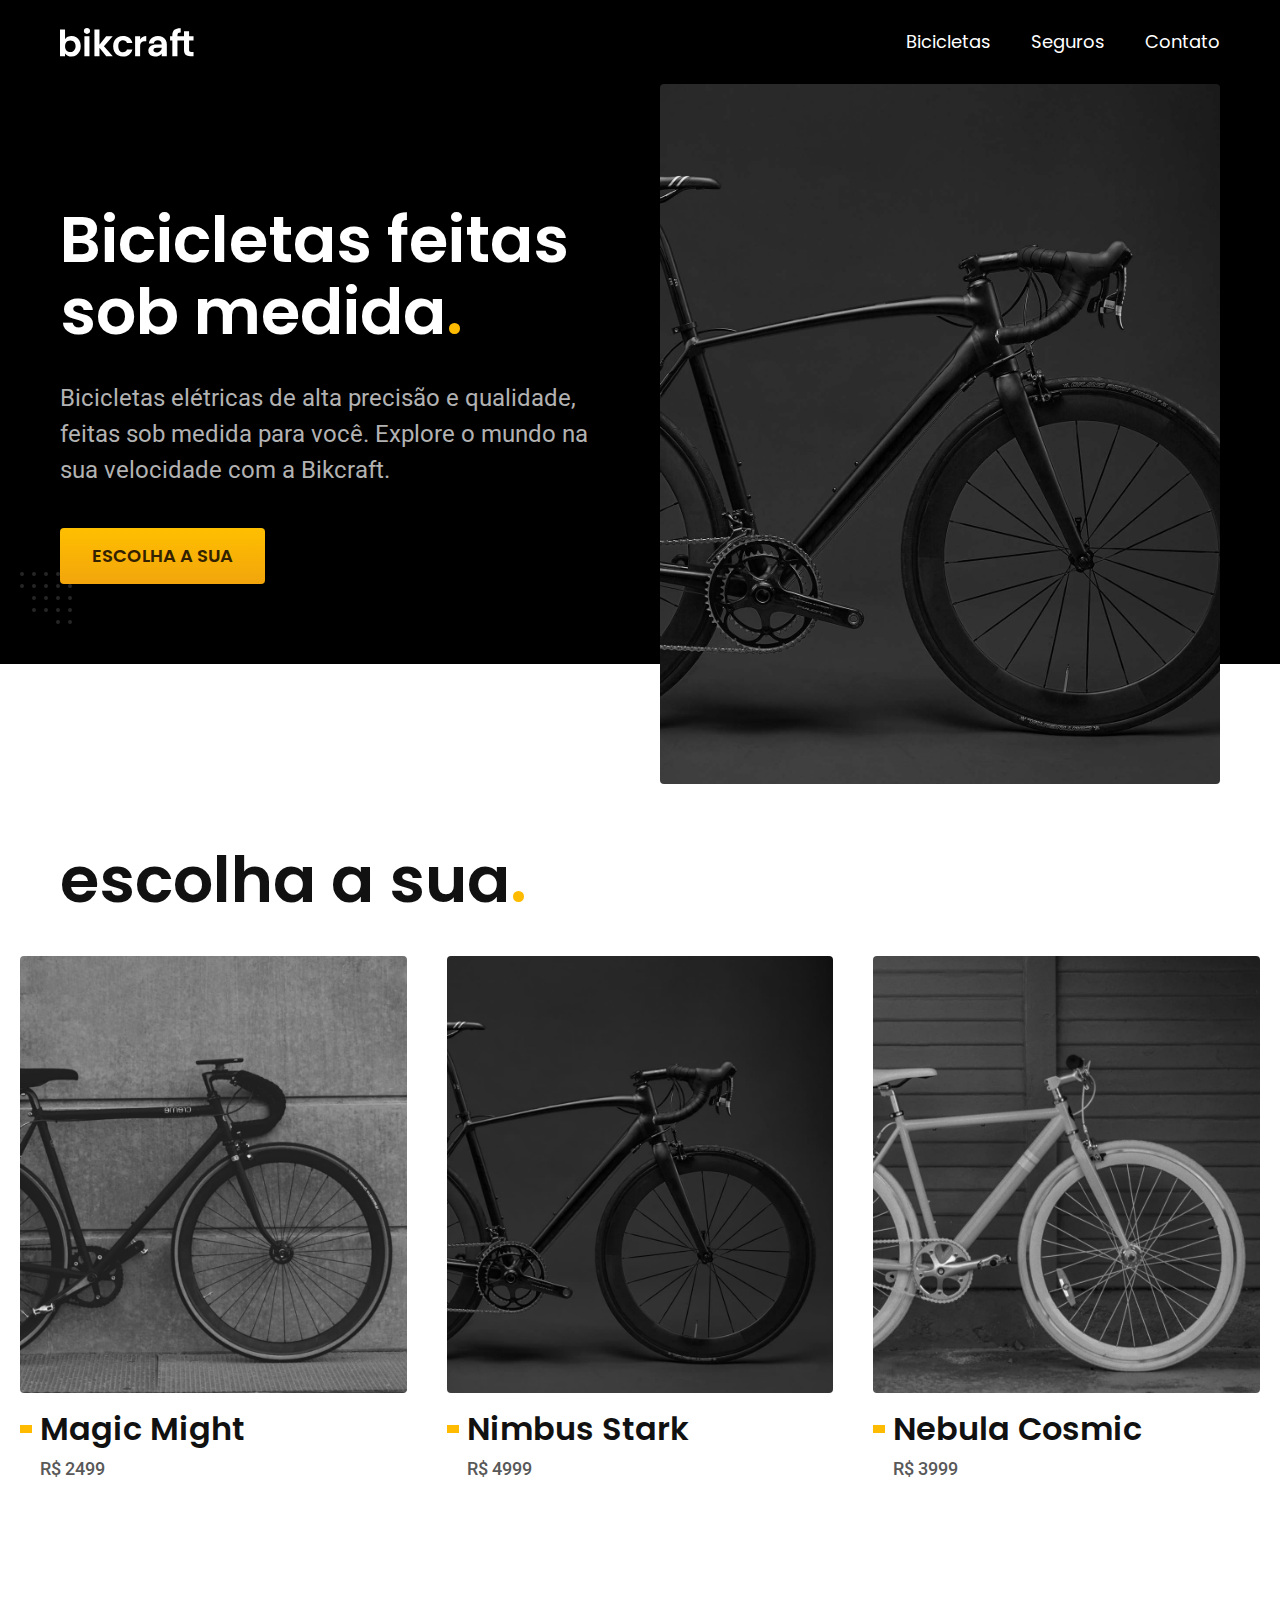
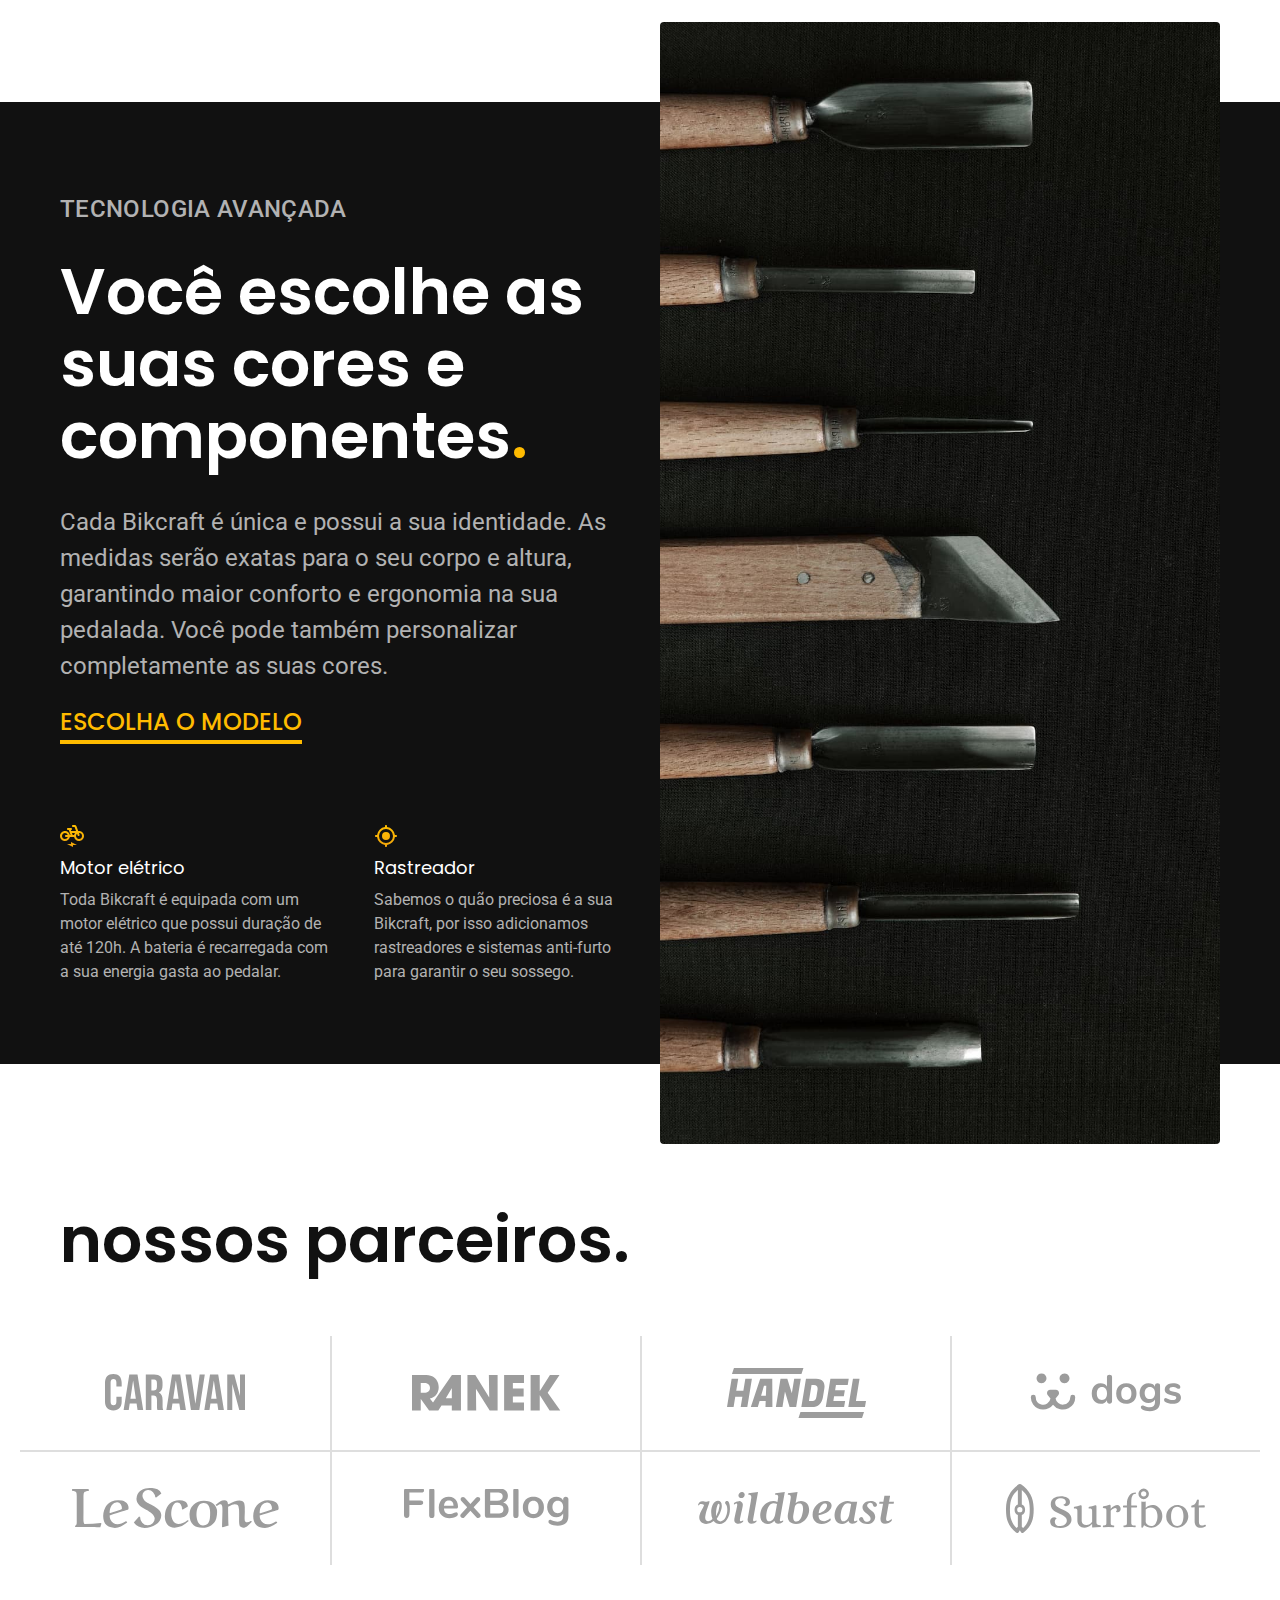
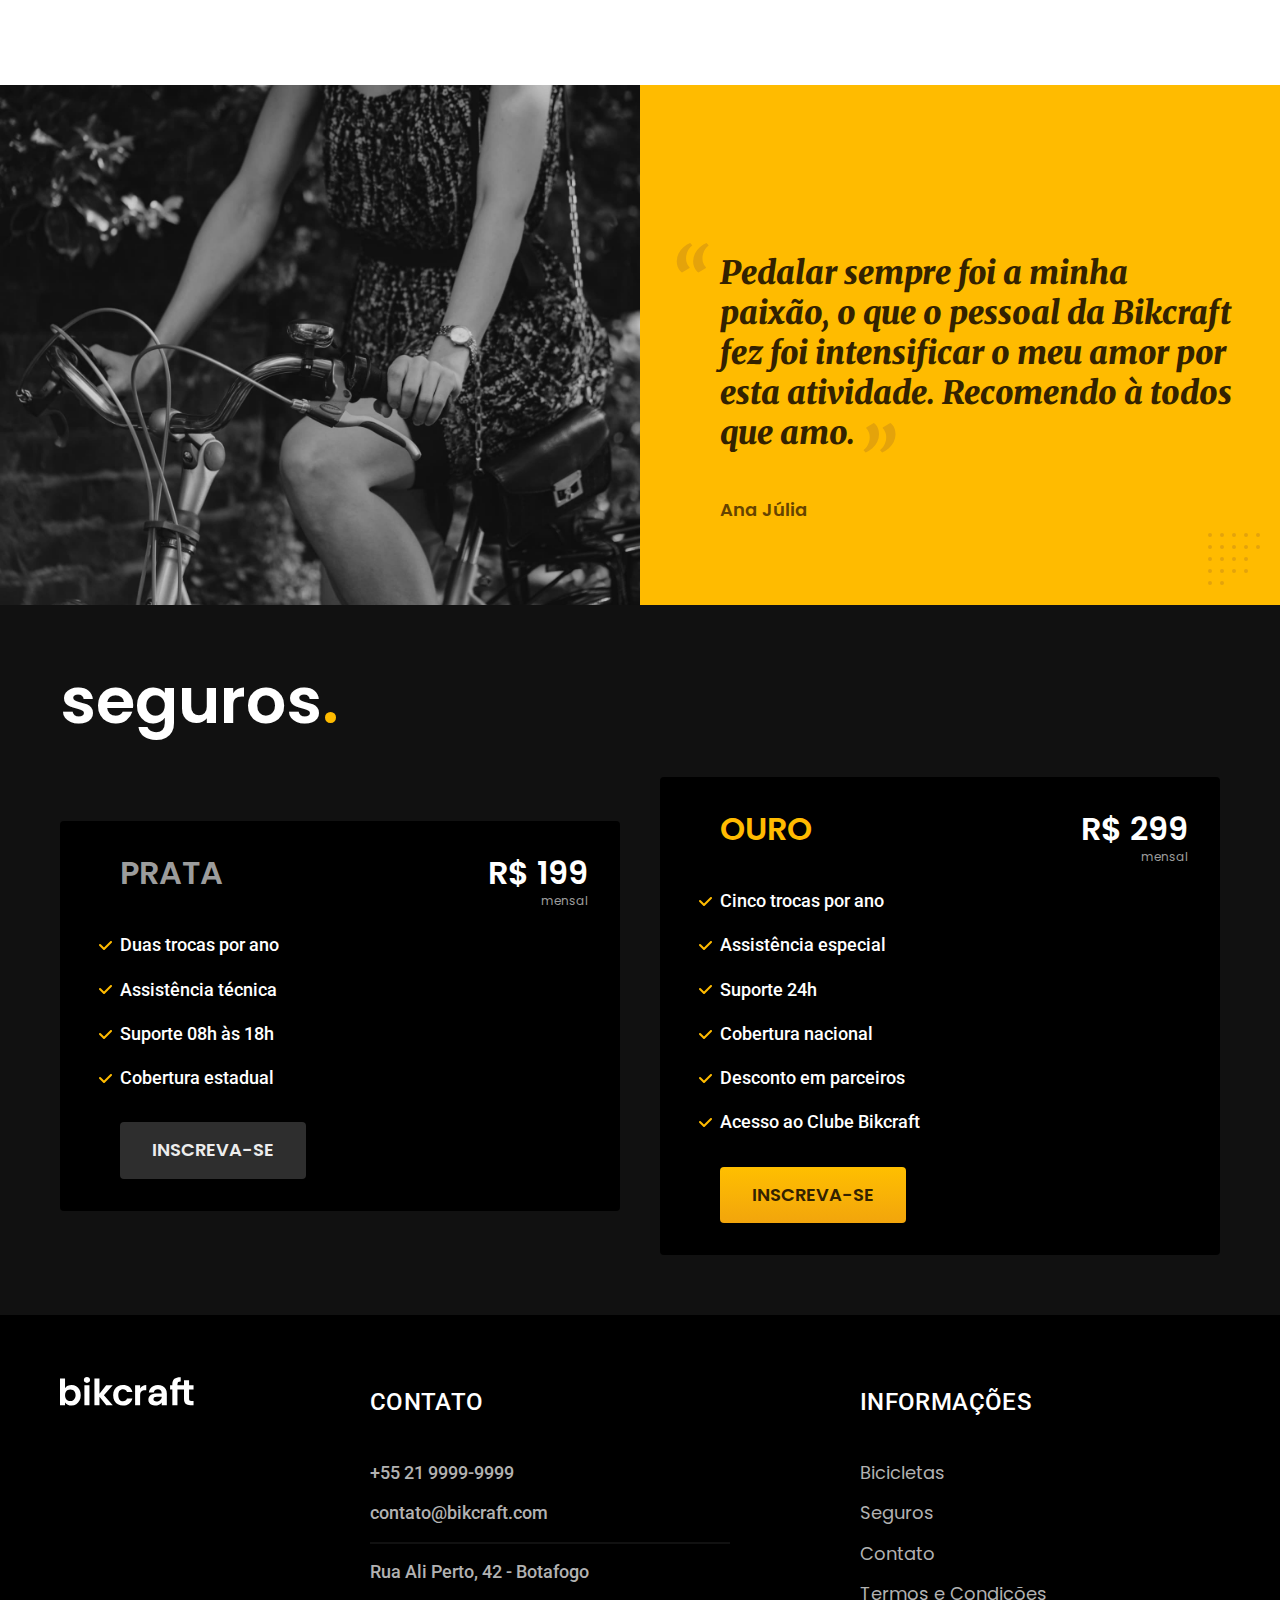
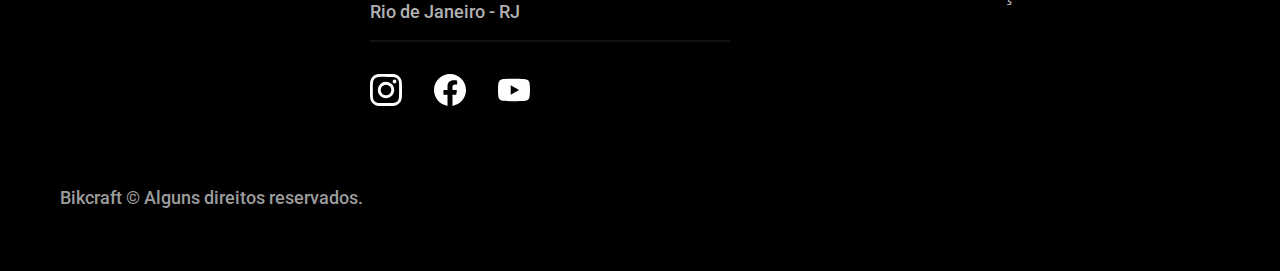
<file: index.html>
<!DOCTYPE html>
<html lang="pt-br">

<head>
    <meta charset="UTF-8">
    <meta name="viewport" content="width=device-width, initial-scale=1.0">
    <title>Bikcraft - Bicicletas Elétricas</title>
    <meta name="description"
        content="Bicicletas elétricas de alta precisão e qualidade feitas sob medida para o cliente. Explore o mundo na sua velocidade com a Bikcraft.">

    <link rel="icon" href="favicon.svg" type="image/svg+xml">
    <link rel="preload" href="css/style.min.css" as="style">
    <link rel="stylesheet" href="css/style.min.css">

    <script>document.documentElement.classList.add('js')</script>

    <link rel="preconnect" href="https://fonts.googleapis.com">
    <link rel="preconnect" href="https://fonts.gstatic.com" crossorigin>
    <link
        href="https://fonts.googleapis.com/css2?family=Merriweather:ital,wght@0,400;1,700&family=Poppins:wght@400;600&family=Roboto:ital,wght@0,100..900;1,100..900&display=swap"
        rel="stylesheet">
</head>

<body>
    <header class="cabecalho">
        <div class="cabecalho-container container">
            <a href="./index.html"><img src="images/bikcraft.svg" alt="Bikcraft" width="136" height="32"></a>
            <nav aria-label="primaria" class="cabecalho-navegacao">
                <ul class="cabecalho-navegacao-lista">
                    <li class="cabecalho-navegacao-lista-item"><a href="bicicletas.html"
                            class="cabecalho-navegacao-lista-item-botao font-1-m  w">Bicicletas</a></li>
                    <li class="cabecalho-navegacao-lista-item"><a href="seguros.html"
                            class="cabecalho-navegacao-lista-item-botao font-1-m w">Seguros</a></li>
                    <li class="cabecalho-navegacao-lista-item"><a href="contato.html"
                            class="cabecalho-navegacao-lista-item-botao font-1-m w">Contato</a></li>
                </ul>
            </nav>
        </div>
    </header>
    <main class="introducao-container">
        <div class="introducao container w">
            <div class="introducao-conteudo">
                <h1 class="introducao-titulo font-1-xxl fadeInLeft" data-anime="200">Bicicletas feitas sob medida<span
                        class="cp001">.</span></h1>
                <p class="introducao-paragrafo font-2-l c005 fadeInLeft" data-anime="300">
                    Bicicletas elétricas de alta precisão e qualidade, feitas sob medida para você. Explore o mundo na
                    sua velocidade com a Bikcraft.
                </p>
                <a href="bicicletas.html" class="botao fadeInLeft" data-anime="400">Escolha a sua</a>
            </div>
            <picture class="introducao-imagem">
                <source media="(max-width: 800px)" srcset="./images/bicicletas/nimbus.jpg">
                <img src="images/introducao.jpg" alt="Bicicleta elétrica preta." width="1280" height="1600"
                    data-anime="500" class="fadeInRight">
            </picture>
        </div>
    </main>
    <article class="bicicletas-lista">
        <h2 class="bicicletas-lista-titulo font-1-xxl container">escolha a sua<span class="cp001">.</span></h2>
        <ul>
            <li>
                <a href="./bicicletas/magic.html">
                    <img src="images/bicicletas/magic-home.jpg" alt="Bicicleta preta" width="920" height="1040">
                    <h3 class="font-1-xl">Magic Might</h3>
                    <span class="font-2-m c008">R$ 2499</span>
                </a>
            </li>
            <li>
                <a href="./bicicletas/nimbus.html">
                    <img src="images/bicicletas/nimbus-home.jpg" alt="Bicicleta preta" width="920" height="1040">
                    <h3 class="font-1-xl">Nimbus Stark</h3>
                    <span class="font-2-m c008">R$ 4999</span>
                </a>
            </li>
            <li>
                <a href="./bicicletas/nebula.html">
                    <img src="images/bicicletas/nebula-home.jpg" alt="Bicicleta preta" width="920" height="1040">
                    <h3 class="font-1-xl">Nebula Cosmic</h3>
                    <span class="font-2-m c008">R$ 3999</span>
                </a>
            </li>
        </ul>
    </article>
    <article class="tecnologias-container">
        <div class="tecnologias container">
            <div class="tecnologias-conteudo">
                <span class="font-2-l-b c005">Tecnologia avançada</span>
                <h2 class="font-1-xxl w">Você escolhe as suas cores e componentes<span class="cp001">.</span></h2>
                <p class="font-2-l c005">Cada Bikcraft é única e possui a sua identidade. As medidas serão exatas para o
                    seu corpo e altura, garantindo maior conforto e ergonomia na sua pedalada. Você pode também
                    personalizar completamente as suas cores.</p>
                <a class="link" href="./bicicletas.html">Escolha o modelo</a>
                <div class="tecnologias-vantagens">
                    <div>
                        <img src="./images/icones/eletrica.svg" alt="" width="24" height="24">
                        <h3 class="font-1-m w">Motor elétrico</h3>
                        <p class="font-2-s c005">Toda Bikcraft é equipada com um motor elétrico que possui duração de
                            até 120h. A bateria é recarregada com a sua energia gasta ao pedalar.</p>
                    </div>
                    <div>
                        <img src="./images/icones/rastreador.svg" alt="" width="24" height="24">
                        <h3 class="font-1-m w">Rastreador</h3>
                        <p class="font-2-s c005">Sabemos o quão preciosa é a sua Bikcraft, por isso adicionamos
                            rastreadores e sistemas anti-furto para garantir o seu sossego.</p>
                    </div>
                </div>
            </div>
            <div class="tecnologias-imagem">
                <img src="images/fotos/tecnologia.jpg" alt="" width="1200" height="1920">
            </div>
        </div>

    </article>
    <section class="parceiros" aria-label="Nossos Parceiros">
        <h2 class="bicicletas-lista-titulo font-1-xxl container">nossos parceiros<span class="span-cp001">.</span></h2>
        <ul>
            <li><img src="./images/parceiros/caravan.svg" alt="Caravan" width="140" height="38"></li>
            <li><img src="./images/parceiros/ranek.svg" alt="Ranek" width="149" height="36"></li>
            <li><img src="./images/parceiros/handel.svg" alt="Handel" width="139" height="50"></li>
            <li><img src="./images/parceiros/dogs.svg" alt="Dogs" width="152" height="39"></li>
            <li><img src="./images/parceiros/lescone.svg" alt="Lescone" width="208" height="41"></li>
            <li><img src="./images/parceiros/flexblog.svg" alt="FlexBlog" width="165" height="38"></li>
            <li><img src="./images/parceiros/wildbeast.svg" alt="WildBeast" width="196" height="34"></li>
            <li><img src="./images/parceiros/surfbot.svg" alt="Surfbot" width="200" height="49"></li>
        </ul>
    </section>
    <section class="depoimento" aria-label="Depoimento">
        <div>
            <img src="images/fotos/depoimento.jpg" alt="Pessoa pedalando uma bicicleta Bikcraft" width="1560"
                height="1360">
        </div>
        <div class="depoimento-conteudo">
            <blockquote class="font-1-xl cp005">
                <p>Pedalar sempre foi a minha paixão, o que o pessoal da Bikcraft fez foi intensificar o meu amor por
                    esta atividade. Recomendo à todos que amo.</p>
                <span class="font-1-m-b cp004">Ana Júlia</span>
            </blockquote>
        </div>
    </section>
    <article class="seguros-container">
        <div class="seguros container">
            <h2 class="font-1-xxl w">seguros<span class="cp001">.</span></h2>
            <div class="seguros-item">
                <h3 class="prata font-1-xl c006">PRATA</h3>
                <span class="font-1-xl w">R$ 199 <span class="font-1-xs c006">mensal</span></span>
                <ul class="font-2-m w">
                    <li>Duas trocas por ano</li>
                    <li>Assistência técnica</li>
                    <li>Suporte 08h às 18h</li>
                    <li>Cobertura estadual</li>
                </ul>
                <a class="botao secundario" href="./orcamento.html">Inscreva-se</a>
            </div>
            <div class="seguros-item">
                <h3 class="ouro font-1-xl cp001">OURO</h3>
                <span class="font-1-xl w">R$ 299 <span class="font-1-xs c006">mensal</span></span>
                <ul class="font-2-m w">
                    <li>Cinco trocas por ano</li>
                    <li>Assistência especial</li>
                    <li>Suporte 24h</li>
                    <li>Cobertura nacional</li>
                    <li>Desconto em parceiros</li>
                    <li>Acesso ao Clube Bikcraft</li>
                </ul>
                <a class="botao" href="./orcamento.html">Inscreva-se</a>
            </div>
        </div>
    </article>
    <footer class="footer-bg">
        <div class="footer container">
            <img src="./images/bikcraft.svg" alt="Bikcraft" width="136" height="32">
            <div class="footer-contato">
                <h3 class="font-2-l-b w">Contato</h3>
                <ul class="font-2-m c005">
                    <li><a href="tel:+552199999999">+55 21 9999-9999</a></li>
                    <li><a href="mailto:contato@bikcraft.com">contato@bikcraft.com</a></li>
                    <li>Rua Ali Perto, 42 - Botafogo</li>
                    <li>Rio de Janeiro - RJ</li>
                </ul>
                <div class="footer-redes">
                    <a href="./">
                        <img src="./images/redes/instagram.svg" alt="Instagram" width="32" height="32">
                    </a>
                    <a href="./">
                        <img src="./images/redes/facebook.svg" alt="Facebook" width="32" height="32">
                    </a>
                    <a href="./">
                        <img src="./images/redes/youtube.svg" alt="Youtube" width="32" height="32">
                    </a>
                </div>
            </div>
            <div class="footer-informacoes">
                <h3 class="font-2-l-b w">Informações</h3>
                <nav>
                    <ul class="font-1-m c005">
                        <li><a href="./bicicletas.html">Bicicletas</a></li>
                        <li><a href="./seguros.html">Seguros</a></li>
                        <li><a href="./contato.html">Contato</a></li>
                        <li><a href="./termos.html">Termos e Condições</a></li>
                    </ul>
                </nav>
            </div>
            <p class="footer-copy font-2-m c006">Bikcraft © Alguns direitos reservados.</p>
        </div>
    </footer>
    <script src="./js/plugins/simple-anime.js"></script>
    <script src="./js/script.js"></script>
</body>

</html>
</file>
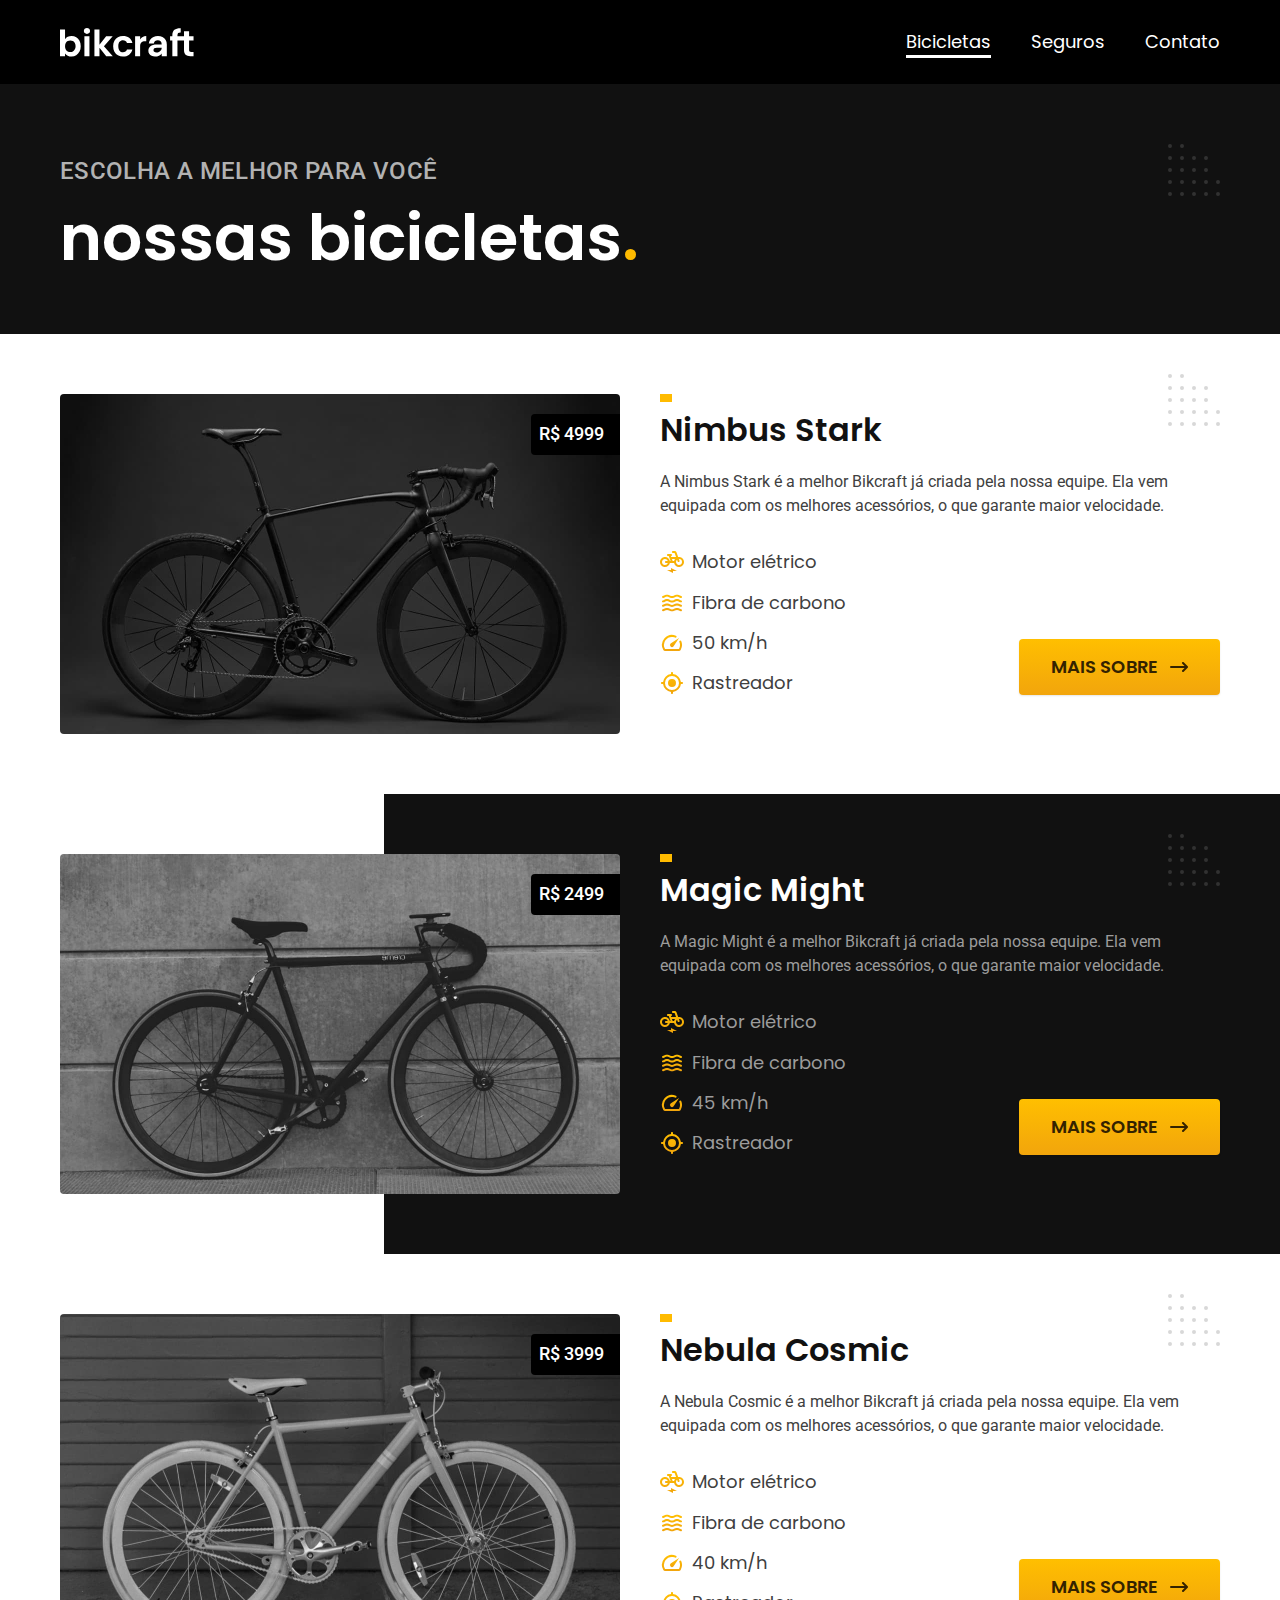
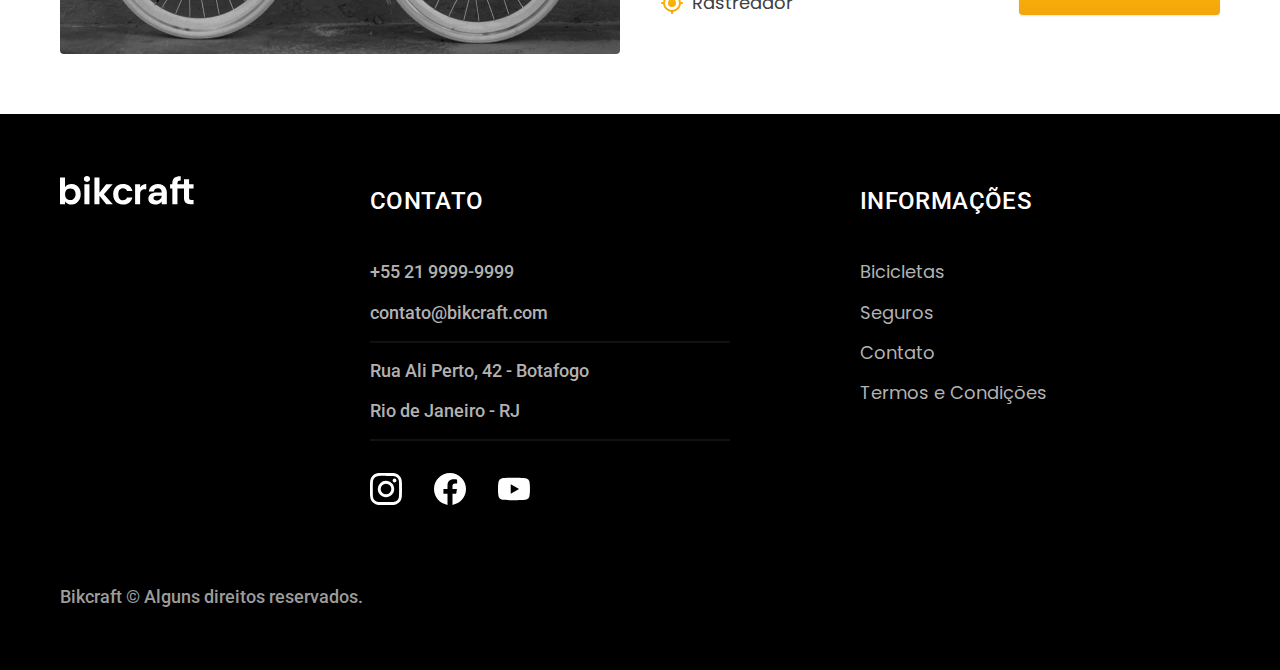
<file: bicicletas.html>
<!DOCTYPE html>
<html lang="pt-br">

<head>
    <meta charset="UTF-8">
    <meta name="viewport" content="width=device-width, initial-scale=1.0">
    <title>Bicicletas | Bikcraft</title>
    <link rel="icon" href="favicon.svg" type="image/svg+xml">
    <link rel="preload" href="css/style.min.css" as="style">
    <link rel="stylesheet" href="css/style.min.css">
    <meta name="description" content="Bicicletas">
    <script>document.documentElement.classList.add('js')</script>

    <link rel="preconnect" href="https://fonts.googleapis.com">
    <link rel="preconnect" href="https://fonts.gstatic.com" crossorigin>
    <link
        href="https://fonts.googleapis.com/css2?family=Merriweather:ital,wght@0,400;1,700&family=Poppins:wght@400;600&family=Roboto:ital,wght@0,100..900;1,100..900&display=swap"
        rel="stylesheet">
</head>

<body>
    <header class="cabecalho">
        <div class="cabecalho-container container">
            <a href="./index.html"><img src="images/bikcraft.svg" alt="Bikcraft"></a>
            <nav aria-label="primaria" class="cabecalho-navegacao">
                <ul class="cabecalho-navegacao-lista">
                    <li class="cabecalho-navegacao-lista-item"><a href="bicicletas.html"
                            class="cabecalho-navegacao-lista-item-botao font-1-m  w">Bicicletas</a></li>
                    <li class="cabecalho-navegacao-lista-item"><a href="seguros.html"
                            class="cabecalho-navegacao-lista-item-botao font-1-m w">Seguros</a></li>
                    <li class="cabecalho-navegacao-lista-item"><a href="contato.html"
                            class="cabecalho-navegacao-lista-item-botao font-1-m w">Contato</a></li>
                </ul>
            </nav>
        </div>
    </header>

    <main id="bicicletas">
        <div class="titulo-bg">
            <div class="titulo container">
                <p class="font-2-l-b c005">Escolha a melhor para você</p>
                <h1 class="font-1-xxl w">nossas bicicletas<span class="cp001">.</span></h1>
            </div>
        </div>

        <div class="bicicletas container">
            <div class="bicicletas-imagem">
                <img src="images/bicicletas/nimbus.jpg" alt="Bicicleta preta">
                <span class="font-2-m w">R$ 4999</span>
            </div>
            <div class="bicicletas-conteudo">
                <h2 class="font-1-xl">Nimbus Stark</h2>
                <p class="font-2-s c009">A Nimbus Stark é a melhor Bikcraft já criada pela nossa equipe. Ela vem
                    equipada com os melhores acessórios, o que garante maior velocidade.</p>
                <ul class="font-1-m c009">
                    <li>
                        <img src="./images/icones/eletrica.svg" alt=""> Motor elétrico
                    </li>
                    <li>
                        <img src="./images/icones/carbono.svg" alt=""> Fibra de carbono
                    </li>
                    <li>
                        <img src="./images/icones/velocidade.svg" alt=""> 50 km/h
                    </li>
                    <li>
                        <img src="./images/icones/rastreador.svg" alt=""> Rastreador
                    </li>
                </ul>
                <a class="botao seta" href="./bicicletas/nimbus.html">Mais sobre</a>
            </div>
        </div>

        <div class="bicicletas-bg">
            <div class="bicicletas container">
                <div class="bicicletas-imagem">
                    <img src="images/bicicletas/magic.jpg" alt="Bicicleta preta">
                    <span class="font-2-m w">R$ 2499</span>
                </div>
                <div class="bicicletas-conteudo">
                    <h2 class="font-1-xl w">Magic Might</h2>
                    <p class="font-2-s c006">A Magic Might é a melhor Bikcraft já criada pela nossa equipe. Ela vem
                        equipada com os melhores acessórios, o que garante maior velocidade.</p>
                    <ul class="font-1-m c006">
                        <li>
                            <img src="./images/icones/eletrica.svg" alt=""> Motor elétrico
                        </li>
                        <li>
                            <img src="./images/icones/carbono.svg" alt=""> Fibra de carbono
                        </li>
                        <li>
                            <img src="./images/icones/velocidade.svg" alt=""> 45 km/h
                        </li>
                        <li>
                            <img src="./images/icones/rastreador.svg" alt=""> Rastreador
                        </li>
                    </ul>
                    <a class="botao seta" href="./bicicletas/magic.html">Mais sobre</a>
                </div>
            </div>
        </div>

        <div class="bicicletas container">
            <div class="bicicletas-imagem">
                <img src="images/bicicletas/nebula.jpg" alt="Bicicleta preta">
                <span class="font-2-m w">R$ 3999</span>
            </div>
            <div class="bicicletas-conteudo">
                <h2 class="font-1-xl">Nebula Cosmic</h2>
                <p class="font-2-s c009">A Nebula Cosmic é a melhor Bikcraft já criada pela nossa equipe. Ela vem
                    equipada com os melhores acessórios, o que garante maior velocidade.</p>
                <ul class="font-1-m c009">
                    <li>
                        <img src="./images/icones/eletrica.svg" alt=""> Motor elétrico
                    </li>
                    <li>
                        <img src="./images/icones/carbono.svg" alt=""> Fibra de carbono
                    </li>
                    <li>
                        <img src="./images/icones/velocidade.svg" alt=""> 40 km/h
                    </li>
                    <li>
                        <img src="./images/icones/rastreador.svg" alt=""> Rastreador
                    </li>
                </ul>
                <a class="botao seta" href="./bicicletas/nebula.html">Mais sobre</a>
            </div>
        </div>
    </main>
    <footer class="footer-bg">
        <div class="footer container">
            <img src="./images/bikcraft.svg" alt="Bikcraft">
            <div class="footer-contato">
                <h3 class="font-2-l-b w">Contato</h3>
                <ul class="font-2-m c005">
                    <li><a href="tel:+552199999999">+55 21 9999-9999</a></li>
                    <li><a href="mailto:contato@bikcraft.com">contato@bikcraft.com</a></li>
                    <li>Rua Ali Perto, 42 - Botafogo</li>
                    <li>Rio de Janeiro - RJ</li>
                </ul>
                <div class="footer-redes">
                    <a href="./">
                        <img src="./images/redes/instagram.svg" alt="Instagram">
                    </a>
                    <a href="./">
                        <img src="./images/redes/facebook.svg" alt="Facebook">
                    </a>
                    <a href="./">
                        <img src="./images/redes/youtube.svg" alt="Youtube">
                    </a>
                </div>
            </div>
            <div class="footer-informacoes">
                <h3 class="font-2-l-b w">Informações</h3>
                <nav>
                    <ul class="font-1-m c005">
                        <li><a href="./bicicletas.html">Bicicletas</a></li>
                        <li><a href="./seguros.html">Seguros</a></li>
                        <li><a href="./contato.html">Contato</a></li>
                        <li><a href="./termos.html">Termos e Condições</a></li>
                    </ul>
                </nav>
            </div>
            <p class="footer-copy font-2-m c006">Bikcraft © Alguns direitos reservados.</p>
        </div>
    </footer>
    <script src="./js/script.js"></script>
</body>

</html>
</file>
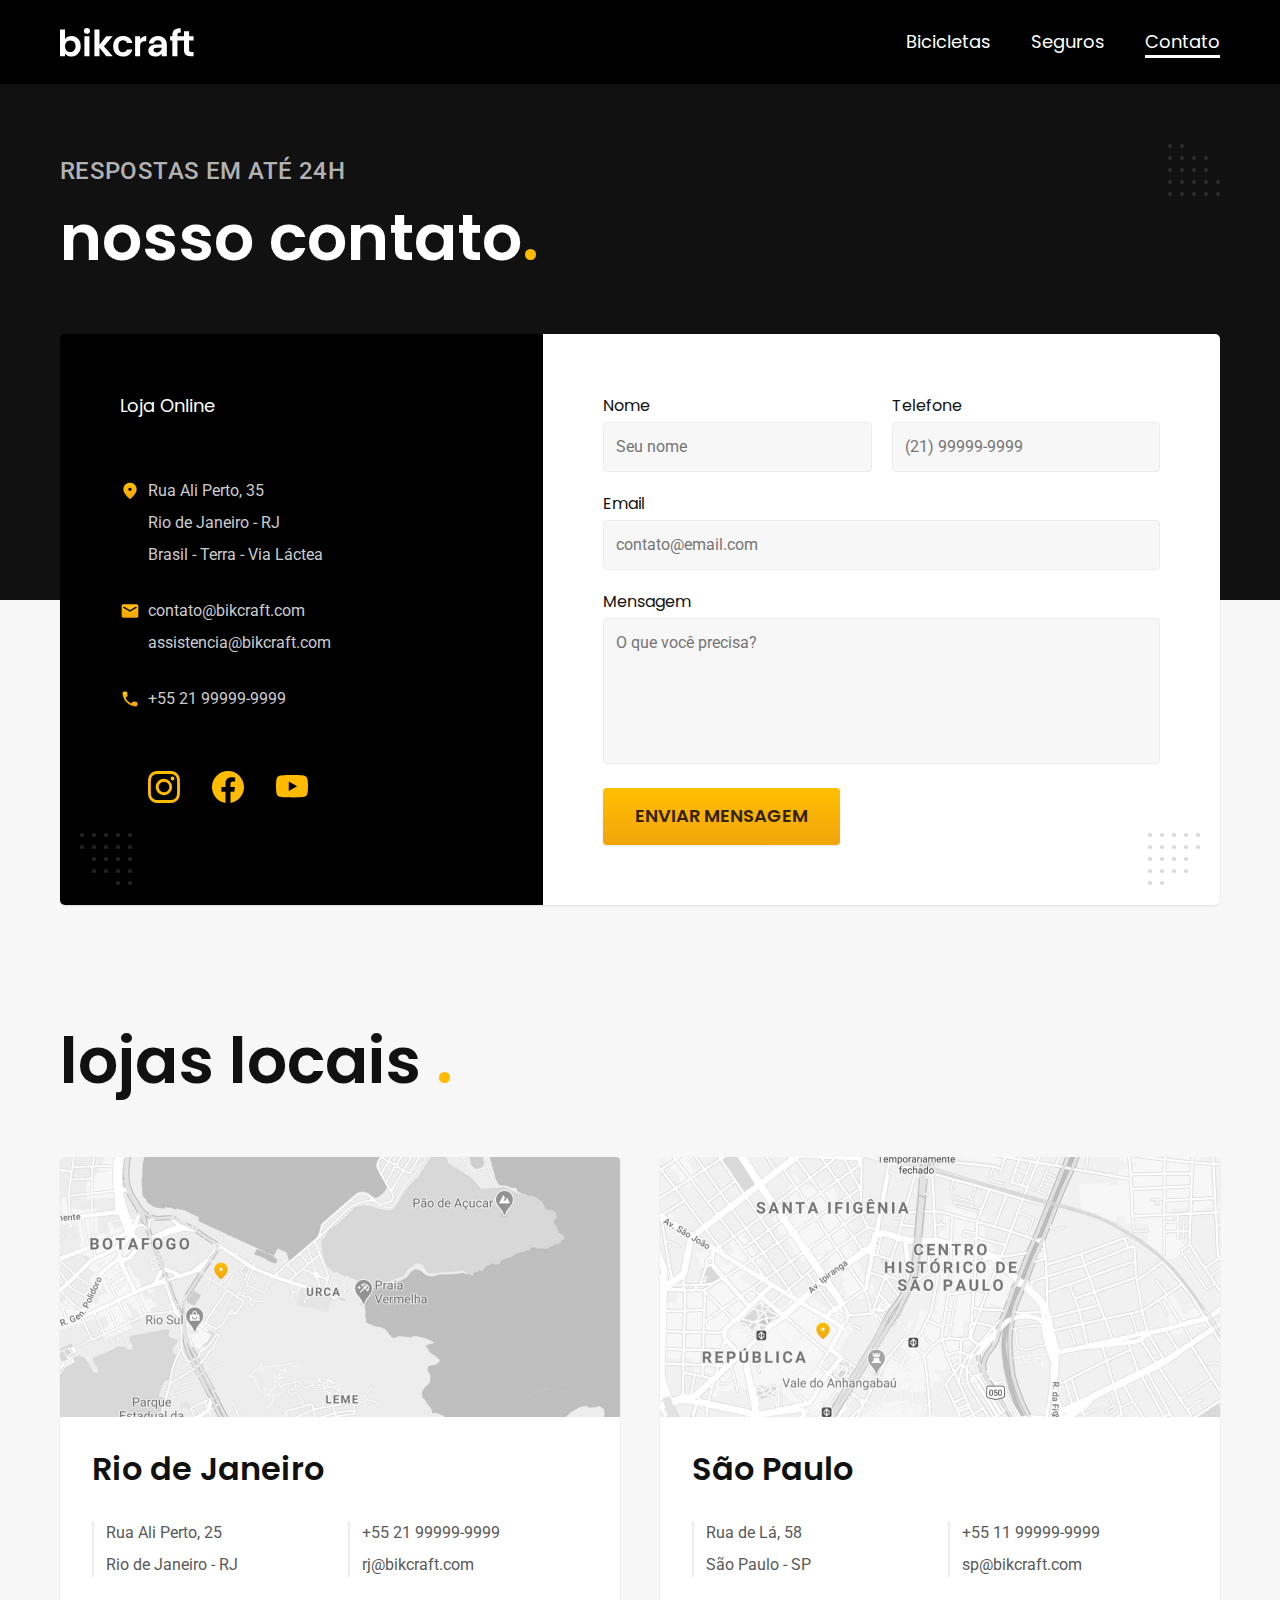
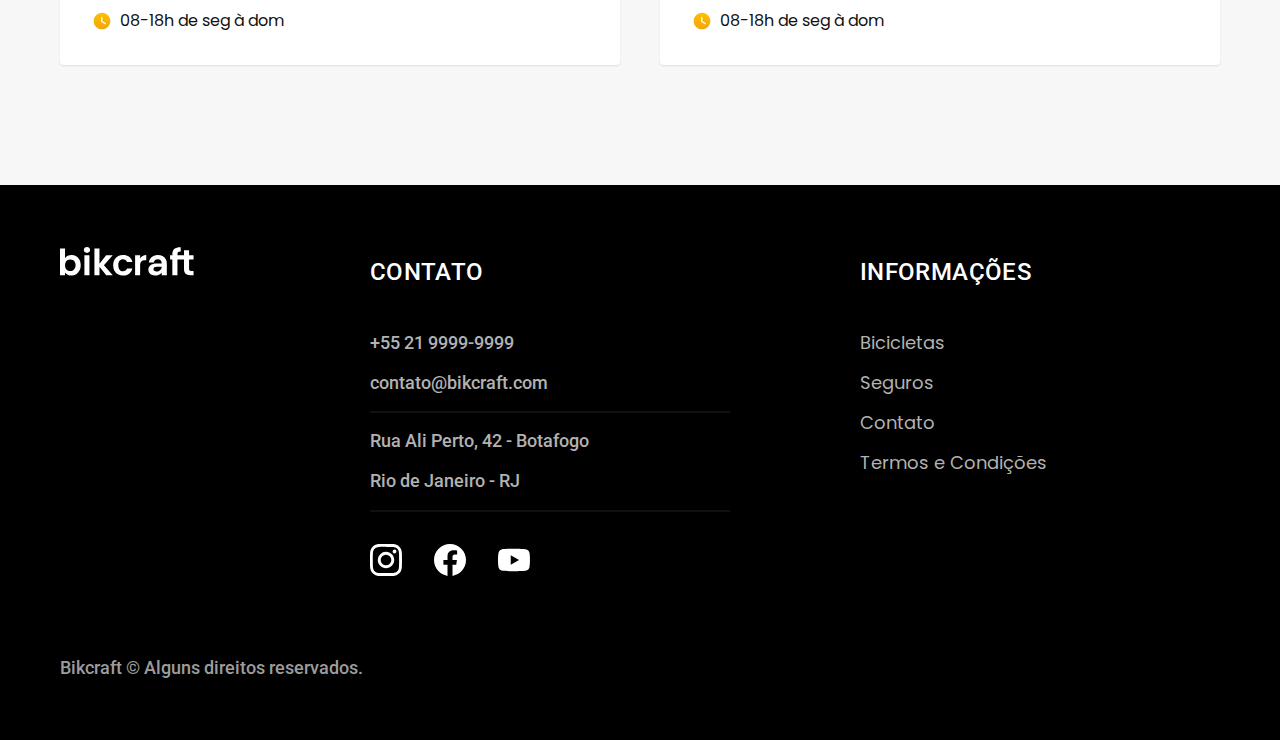
<file: contato.html>
<!DOCTYPE html>
<html lang="pt-br">

<head>
    <meta charset="UTF-8">
    <meta name="viewport" content="width=device-width, initial-scale=1.0">
    <title>Contato | Bikcraft</title>
    <link rel="icon" href="favicon.svg" type="image/svg+xml">
    <link rel="preload" href="css/style.min.css" as="style">
    <link rel="stylesheet" href="css/style.min.css">
    <meta name="description"
        content="Contato da Bikcraft. Entre em contato conosco para tirar dúvidas, fazer orçamentos ou dar sugestões.">
    <script>document.documentElement.classList.add('js')</script>

    <link rel="preconnect" href="https://fonts.googleapis.com">
    <link rel="preconnect" href="https://fonts.gstatic.com" crossorigin>
    <link
        href="https://fonts.googleapis.com/css2?family=Merriweather:ital,wght@0,400;1,700&family=Poppins:wght@400;600&family=Roboto:ital,wght@0,100..900;1,100..900&display=swap"
        rel="stylesheet">
</head>

<body id="contato">
    <header class="cabecalho">
        <div class="cabecalho-container container">
            <a href="./index.html"><img src="images/bikcraft.svg" alt="Bikcraft"></a>
            <nav aria-label="primaria" class="cabecalho-navegacao">
                <ul class="cabecalho-navegacao-lista">
                    <li class="cabecalho-navegacao-lista-item"><a href="bicicletas.html"
                            class="cabecalho-navegacao-lista-item-botao font-1-m  w">Bicicletas</a></li>
                    <li class="cabecalho-navegacao-lista-item"><a href="seguros.html"
                            class="cabecalho-navegacao-lista-item-botao font-1-m w">Seguros</a></li>
                    <li class="cabecalho-navegacao-lista-item"><a href="contato.html"
                            class="cabecalho-navegacao-lista-item-botao font-1-m w">Contato</a></li>
                </ul>
            </nav>
        </div>
    </header>
    <main>
        <div class="titulo-bg">
            <div class="titulo container">
                <p class="font-2-l-b c005">Respostas em até 24h</p>
                <h1 class="font-1-xxl w">nosso contato<span class="cp001">.</span></h1>
            </div>
        </div>
        <div class="contato container">
            <section aria-label="Endereço" class="contato-dados">
                <h2 class="font-1-m w">Loja Online</h2>
                <div class="contato-endereco font-2-s c004">
                    <p>Rua Ali Perto, 35</p>
                    <p>Rio de Janeiro - RJ</p>
                    <p>Brasil - Terra - Via Láctea</p>
                </div>
                <address class="contato-meios font-2-s c004">
                    <a href="mailto:contato@bikcraft.com">contato@bikcraft.com</a>
                    <a href="mailto:assistencia@bikcraft.com">assistencia@bikcraft.com</a>
                    <a href="tel:+5521999999999">+55 21 99999-9999</a>
                </address>
                <div class="contato-redes">
                    <a href="#">
                        <svg xmlns="http://www.w3.org/2000/svg" width="32" height="32" fill="var(--cp001)"
                            class="bi bi-instagram" viewBox="0 0 16 16">
                            <path
                                d="M8 0C5.829 0 5.556.01 4.703.048 3.85.088 3.269.222 2.76.42a3.9 3.9 0 0 0-1.417.923A3.9 3.9 0 0 0 .42 2.76C.222 3.268.087 3.85.048 4.7.01 5.555 0 5.827 0 8.001c0 2.172.01 2.444.048 3.297.04.852.174 1.433.372 1.942.205.526.478.972.923 1.417.444.445.89.719 1.416.923.51.198 1.09.333 1.942.372C5.555 15.99 5.827 16 8 16s2.444-.01 3.298-.048c.851-.04 1.434-.174 1.943-.372a3.9 3.9 0 0 0 1.416-.923c.445-.445.718-.891.923-1.417.197-.509.332-1.09.372-1.942C15.99 10.445 16 10.173 16 8s-.01-2.445-.048-3.299c-.04-.851-.175-1.433-.372-1.941a3.9 3.9 0 0 0-.923-1.417A3.9 3.9 0 0 0 13.24.42c-.51-.198-1.092-.333-1.943-.372C10.443.01 10.172 0 7.998 0zm-.717 1.442h.718c2.136 0 2.389.007 3.232.046.78.035 1.204.166 1.486.275.373.145.64.319.92.599s.453.546.598.92c.11.281.24.705.275 1.485.039.843.047 1.096.047 3.231s-.008 2.389-.047 3.232c-.035.78-.166 1.203-.275 1.485a2.5 2.5 0 0 1-.599.919c-.28.28-.546.453-.92.598-.28.11-.704.24-1.485.276-.843.038-1.096.047-3.232.047s-2.39-.009-3.233-.047c-.78-.036-1.203-.166-1.485-.276a2.5 2.5 0 0 1-.92-.598 2.5 2.5 0 0 1-.6-.92c-.109-.281-.24-.705-.275-1.485-.038-.843-.046-1.096-.046-3.233s.008-2.388.046-3.231c.036-.78.166-1.204.276-1.486.145-.373.319-.64.599-.92s.546-.453.92-.598c.282-.11.705-.24 1.485-.276.738-.034 1.024-.044 2.515-.045zm4.988 1.328a.96.96 0 1 0 0 1.92.96.96 0 0 0 0-1.92m-4.27 1.122a4.109 4.109 0 1 0 0 8.217 4.109 4.109 0 0 0 0-8.217m0 1.441a2.667 2.667 0 1 1 0 5.334 2.667 2.667 0 0 1 0-5.334" />
                        </svg>
                    </a>
                    <a href="#">
                        <svg xmlns="http://www.w3.org/2000/svg" width="32" height="32" fill="var(--cp001)"
                            class="bi bi-facebook" viewBox="0 0 16 16">
                            <path
                                d="M16 8.049c0-4.446-3.582-8.05-8-8.05C3.58 0-.002 3.603-.002 8.05c0 4.017 2.926 7.347 6.75 7.951v-5.625h-2.03V8.05H6.75V6.275c0-2.017 1.195-3.131 3.022-3.131.876 0 1.791.157 1.791.157v1.98h-1.009c-.993 0-1.303.621-1.303 1.258v1.51h2.218l-.354 2.326H9.25V16c3.824-.604 6.75-3.934 6.75-7.951" />
                        </svg>
                    </a>
                    <a href="#">
                        <svg xmlns="http://www.w3.org/2000/svg" width="32" height="32" fill="var(--cp001)"
                            class="bi bi-youtube" viewBox="0 0 16 16">
                            <path
                                d="M8.051 1.999h.089c.822.003 4.987.033 6.11.335a2.01 2.01 0 0 1 1.415 1.42c.101.38.172.883.22 1.402l.01.104.022.26.008.104c.065.914.073 1.77.074 1.957v.075c-.001.194-.01 1.108-.082 2.06l-.008.105-.009.104c-.05.572-.124 1.14-.235 1.558a2.01 2.01 0 0 1-1.415 1.42c-1.16.312-5.569.334-6.18.335h-.142c-.309 0-1.587-.006-2.927-.052l-.17-.006-.087-.004-.171-.007-.171-.007c-1.11-.049-2.167-.128-2.654-.26a2.01 2.01 0 0 1-1.415-1.419c-.111-.417-.185-.986-.235-1.558L.09 9.82l-.008-.104A31 31 0 0 1 0 7.68v-.123c.002-.215.01-.958.064-1.778l.007-.103.003-.052.008-.104.022-.26.01-.104c.048-.519.119-1.023.22-1.402a2.01 2.01 0 0 1 1.415-1.42c.487-.13 1.544-.21 2.654-.26l.17-.007.172-.006.086-.003.171-.007A100 100 0 0 1 7.858 2zM6.4 5.209v4.818l4.157-2.408z" />
                        </svg>
                    </a>
                </div>
            </section>
            <section aria-label="Formulário" class="contato-formulario">
                <form class="form" action="contato.html">
                    <div>
                        <label for="nome">Nome</label>
                        <input type="text" id="nome" name="nome" placeholder="Seu nome">
                    </div>
                    <div>
                        <label for="telefone">Telefone</label>
                        <input type="text" id="telefone" name="telefone" placeholder="(21) 99999-9999">
                    </div>
                    <div class="col-2">
                        <label for="email">Email</label>
                        <input type="email" id="email" name="email" placeholder="contato@email.com">
                    </div>
                    <div class="col-2">
                        <label for="mensagem">Mensagem</label>
                        <textarea rows="5" id="mensagem" name="mensagem" placeholder="O que você precisa?"></textarea>
                    </div>
                    <button class="botao col-2">Enviar mensagem</button>
                </form>
            </section>
        </div>
    </main>
    <article class="lojas container">
        <h2 class="font-1-xxl">lojas locais <span class="cp001">.</span></h2>
        <div class="lojas-item">
            <img src="./images/lojas/rj.jpg" alt="Mapa marcando o endereço em Rua Ali Perto, 25 - Rio de Janeiro - RJ">
            <div class="lojas-conteudo">
                <h3 class="font-1-xl">Rio de Janeiro</h3>
                <div class="lojas-dados font-2-s c008">
                    <p>Rua Ali Perto, 25</p>
                    <p>Rio de Janeiro - RJ</p>
                </div>
                <div class="lojas-dados font-2-s c008">
                    <a href="tel:+5521999999999">+55 21 99999-9999</a>
                    <a href="mailto:rj@bikcraft.com">rj@bikcraft.com</a>
                </div>
                <p class="lojas-tempo font-1-s"><img src="./images/icones/horario.svg" alt="">08-18h de seg à dom</p>
            </div>
        </div>
        <div class="lojas-item">
            <img src="./images/lojas/sp.jpg" alt="Mapa marcando o endereço em Rua Ali Perto, 25 - São Paulo - SP">
            <div class="lojas-conteudo">
                <h3 class="font-1-xl">São Paulo</h3>
                <div class="lojas-dados font-2-s c008">
                    <p>Rua de Lá, 58</p>
                    <p>São Paulo - SP</p>
                </div>
                <div class="lojas-dados font-2-s c008">
                    <a href="tel:+5511999999999">+55 11 99999-9999</a>
                    <a href="mailto:sp@bikcraft.com">sp@bikcraft.com</a>
                </div>
                <p class="lojas-tempo font-1-s"><img src="./images/icones/horario.svg" alt="">08-18h de seg à dom</p>
            </div>
        </div>

    </article>
    <footer class="footer-bg">
        <div class="footer container">
            <img src="./images/bikcraft.svg" alt="Bikcraft">
            <div class="footer-contato">
                <h3 class="font-2-l-b w">Contato</h3>
                <ul class="font-2-m c005">
                    <li><a href="tel:+552199999999">+55 21 9999-9999</a></li>
                    <li><a href="mailto:contato@bikcraft.com">contato@bikcraft.com</a></li>
                    <li>Rua Ali Perto, 42 - Botafogo</li>
                    <li>Rio de Janeiro - RJ</li>
                </ul>
                <div class="footer-redes">
                    <a href="./">
                        <img src="./images/redes/instagram.svg" alt="Instagram">
                    </a>
                    <a href="./">
                        <img src="./images/redes/facebook.svg" alt="Facebook">
                    </a>
                    <a href="./">
                        <img src="./images/redes/youtube.svg" alt="Youtube">
                    </a>
                </div>
            </div>
            <div class="footer-informacoes">
                <h3 class="font-2-l-b w">Informações</h3>
                <nav>
                    <ul class="font-1-m c005">
                        <li><a href="./bicicletas.html">Bicicletas</a></li>
                        <li><a href="./seguros.html">Seguros</a></li>
                        <li><a href="./contato.html">Contato</a></li>
                        <li><a href="./termos.html">Termos e Condições</a></li>
                    </ul>
                </nav>
            </div>
            <p class="footer-copy font-2-m c006">Bikcraft © Alguns direitos reservados.</p>
        </div>
    </footer>
    <script src="./js/script.js"></script>
</body>

</html>
</file>
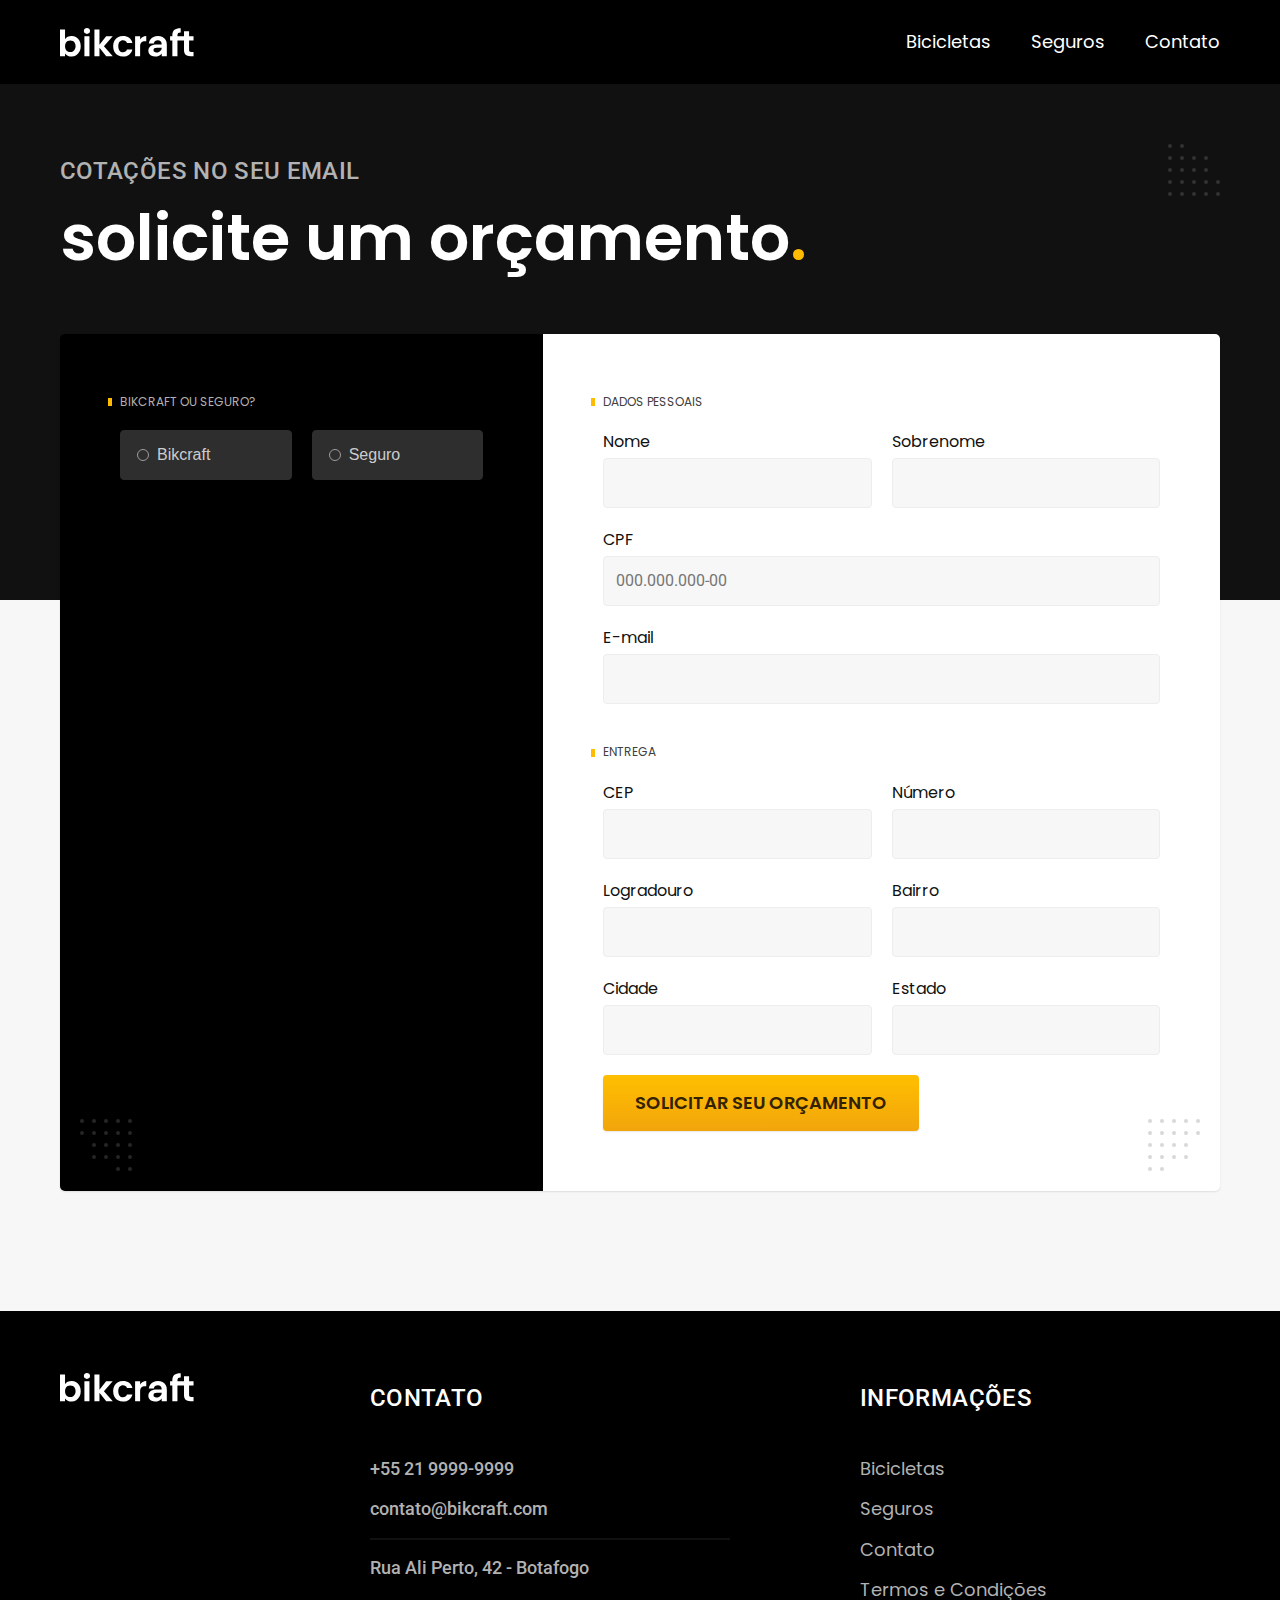
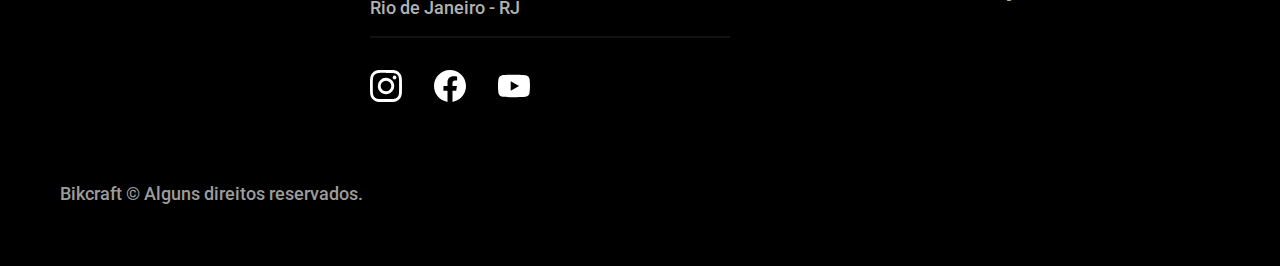
<file: orcamento.html>
<!DOCTYPE html>
<html lang="pt-br">

<head>
    <meta charset="UTF-8">
    <meta name="viewport" content="width=device-width, initial-scale=1.0">
    <title>Orçamento | Bikcraft</title>
    <link rel="icon" href="favicon.svg" type="image/svg+xml">
    <link rel="preload" href="css/style.min.css" as="style">
    <link rel="stylesheet" href="css/style.min.css">
    <meta name="description"
        content="Orçamento de bicicletas elétricas de alta precisão e qualidade, feitas sob medida para o cliente.">
    <script>document.documentElement.classList.add('js')</script>

    <link rel="preconnect" href="https://fonts.googleapis.com">
    <link rel="preconnect" href="https://fonts.gstatic.com" crossorigin>
    <link
        href="https://fonts.googleapis.com/css2?family=Merriweather:ital,wght@0,400;1,700&family=Poppins:wght@400;600&family=Roboto:ital,wght@0,100..900;1,100..900&display=swap"
        rel="stylesheet">
</head>

<body id="orcamento">
    <header class="cabecalho">
        <div class="cabecalho-container container">
            <a href="./index.html"><img src="images/bikcraft.svg" alt="Bikcraft"></a>
            <nav aria-label="primaria" class="cabecalho-navegacao">
                <ul class="cabecalho-navegacao-lista">
                    <li class="cabecalho-navegacao-lista-item"><a href="bicicletas.html"
                            class="cabecalho-navegacao-lista-item-botao font-1-m  w">Bicicletas</a></li>
                    <li class="cabecalho-navegacao-lista-item"><a href="seguros.html"
                            class="cabecalho-navegacao-lista-item-botao font-1-m w">Seguros</a></li>
                    <li class="cabecalho-navegacao-lista-item"><a href="contato.html"
                            class="cabecalho-navegacao-lista-item-botao font-1-m w">Contato</a></li>
                </ul>
            </nav>
        </div>
    </header>
    <main>
        <div class="titulo-bg">
            <div class="titulo container">
                <p class="font-2-l-b c005">Cotações no seu email</p>
                <h1 class="font-1-xxl w">solicite um orçamento<span class="cp001">.</span></h1>
            </div>
        </div>
        <form class="orcamento container" action="./">
            <div class="orcamento-produto">
                <h2 class="font-1-xs c005">Bikcraft ou seguro?</h2>
                <input type="radio" name="tipo" id="bikcraft" value="bikcraft">
                <label for="bikcraft">Bikcraft</label>
                <input type="radio" name="tipo" id="seguro" value="seguro">
                <label for="seguro">Seguro</label>
                <div class="orcamento-conteudo" id="orcamento-bikcraft">
                    <h2 class="font-1-xs c005">Escolha a sua</h2>
                    <input type="radio" name="produto" id="nimbus" value="nimbus">
                    <label for="nimbus">Nimbus Stark <span>R$ 4999</span></label>
                    <div class="orcamento-detalhes">
                        <ul class="font-1-xs c008">
                            <li><img src="./images/icones/eletrica.svg" alt="">Motor elétrico</li>
                            <li><img src="./images/icones/carbono.svg" alt="">Fibra de carbono</li>
                            <li><img src="./images/icones/velocidade.svg" alt="">50 km/h</li>
                            <li><img src="./images/icones/rastreador.svg" alt="">Rastreador</li>
                        </ul>
                        <img src="./images/bicicletas/nimbus.jpg" alt="Bicicleta preta">
                    </div>
                    <input type="radio" name="produto" id="magic" value="magic">
                    <label for="magic">Magic Might <span>R$ 2499</span></label>
                    <div class="orcamento-detalhes">
                        <ul class="font-1-xs c008">
                            <li><img src="./images/icones/eletrica.svg" alt="">Motor elétrico</li>
                            <li><img src="./images/icones/carbono.svg" alt="">Fibra de carbono</li>
                            <li><img src="./images/icones/velocidade.svg" alt="">40 km/h</li>
                            <li><img src="./images/icones/rastreador.svg" alt="">Rastreador</li>
                        </ul>
                        <img src="./images/bicicletas/magic.jpg" alt="Bicicleta preta">
                    </div>
                    <input type="radio" name="produto" id="nebula" value="nabula">
                    <label for="nebula">Nebula Cosmic <span>R$ 3999</span></label>
                    <div class="orcamento-detalhes">
                        <ul class="font-1-xs c008">
                            <li><img src="./images/icones/eletrica.svg" alt="">Motor elétrico</li>
                            <li><img src="./images/icones/carbono.svg" alt="">Fibra de carbono</li>
                            <li><img src="./images/icones/velocidade.svg" alt="">45 km/h</li>
                            <li><img src="./images/icones/rastreador.svg" alt="">Rastreador</li>
                        </ul>
                        <img src="./images/bicicletas/nebula.jpg" alt="Bicicleta branca">
                    </div>
                </div>
                <div class="orcamento-conteudo" id="orcamento-seguro">
                    <h2 class="font-1-xs c005">Escolha o plano</h2>
                    <input type="radio" name="produto" id="prata" value="prata">
                    <label for="prata">Prata <span>R$ 199</span></label>
                    <input type="radio" name="produto" id="ouro" value="ouro">
                    <label for="ouro">Ouro <span>R$ 299</span></label>
                </div>
            </div>
            <div class="orcamento-dados form">
                <h2 class="font-1-xs c009 col-2">dados pessoais</h2>
                <div>
                    <label for="nome">Nome</label>
                    <input type="text" id="nome" name="nome">
                </div>
                <div>
                    <label for="sobrenome">Sobrenome</label>
                    <input type="text" id="sobrenome" name="sobrenome">
                </div>
                <div class="col-2">
                    <label for="cpf">CPF</label>
                    <input type="text" id="cpf" name="cpf" placeholder="000.000.000-00">
                </div>
                <div class="col-2">
                    <label for="email">E-mail</label>
                    <input type="email" id="email" name="email">
                </div>
                <h2 class="font-1-xs c009 col-2">entrega</h2>
                <div>
                    <label for="cep">CEP</label>
                    <input type="text" id="cep" name="cep">
                </div>
                <div>
                    <label for="numero">Número</label>
                    <input type="text" id="numero" name="numero">
                </div>
                <div>
                    <label for="logradouro">Logradouro</label>
                    <input type="text" id="logradouro" name="logradouro">
                </div>
                <div>
                    <label for="bairro">Bairro</label>
                    <input type="text" id="bairro" name="bairro">
                </div>
                <div>
                    <label for="cidade">Cidade</label>
                    <input type="text" id="cidade" name="cidade">
                </div>
                <div>
                    <label for="estado">Estado</label>
                    <input type="text" id="estado" name="estado">
                </div>
                <button class="botao col-2">Solicitar seu orçamento</button>
            </div>
        </form>
    </main>
    <footer class="footer-bg">
        <div class="footer container">
            <img src="./images/bikcraft.svg" alt="Bikcraft">
            <div class="footer-contato">
                <h3 class="font-2-l-b w">Contato</h3>
                <ul class="font-2-m c005">
                    <li><a href="tel:+552199999999">+55 21 9999-9999</a></li>
                    <li><a href="mailto:contato@bikcraft.com">contato@bikcraft.com</a></li>
                    <li>Rua Ali Perto, 42 - Botafogo</li>
                    <li>Rio de Janeiro - RJ</li>
                </ul>
                <div class="footer-redes">
                    <a href="./">
                        <img src="./images/redes/instagram.svg" alt="Instagram">
                    </a>
                    <a href="./">
                        <img src="./images/redes/facebook.svg" alt="Facebook">
                    </a>
                    <a href="./">
                        <img src="./images/redes/youtube.svg" alt="Youtube">
                    </a>
                </div>
            </div>
            <div class="footer-informacoes">
                <h3 class="font-2-l-b w">Informações</h3>
                <nav>
                    <ul class="font-1-m c005">
                        <li><a href="./bicicletas.html">Bicicletas</a></li>
                        <li><a href="./seguros.html">Seguros</a></li>
                        <li><a href="./contato.html">Contato</a></li>
                        <li><a href="./termos.html">Termos e Condições</a></li>
                    </ul>
                </nav>
            </div>
            <p class="footer-copy font-2-m c006">Bikcraft © Alguns direitos reservados.</p>
        </div>
    </footer>
    <script src="./js/script.js"></script>
</body>

</html>
</file>
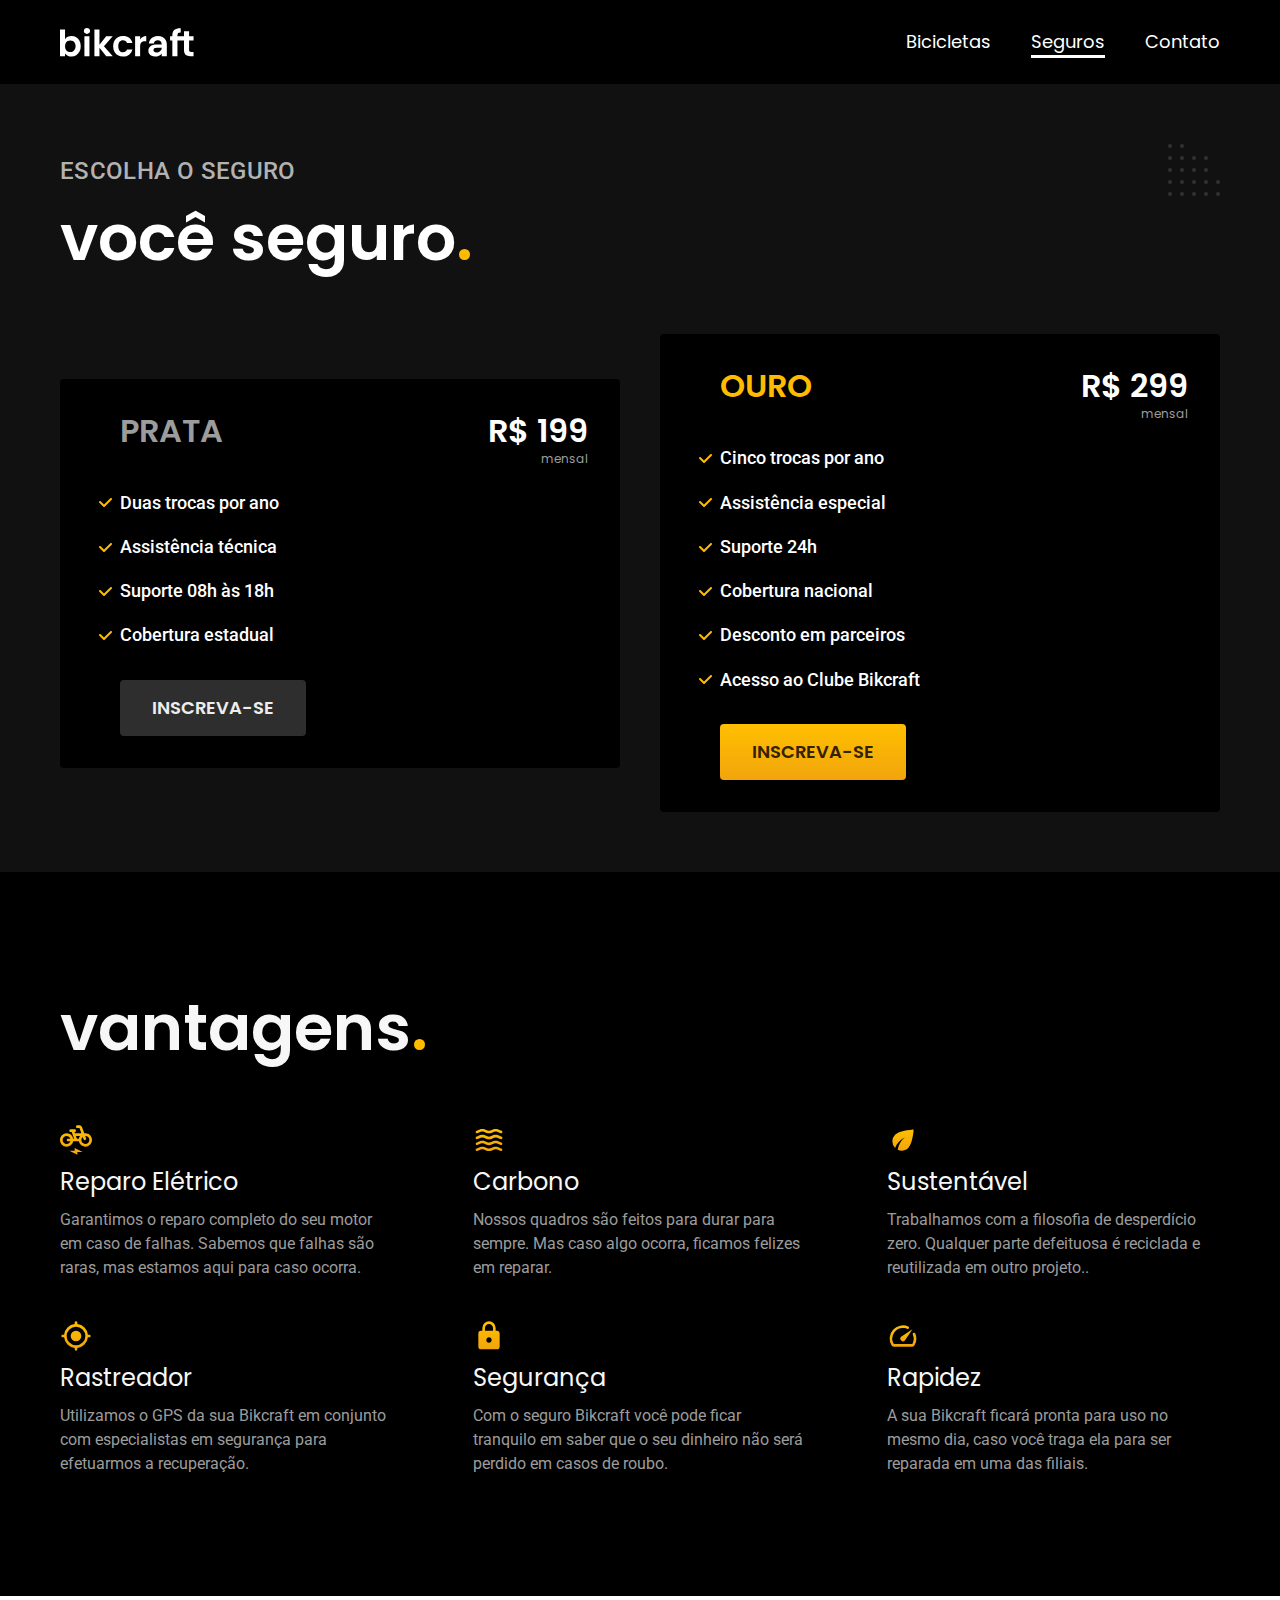
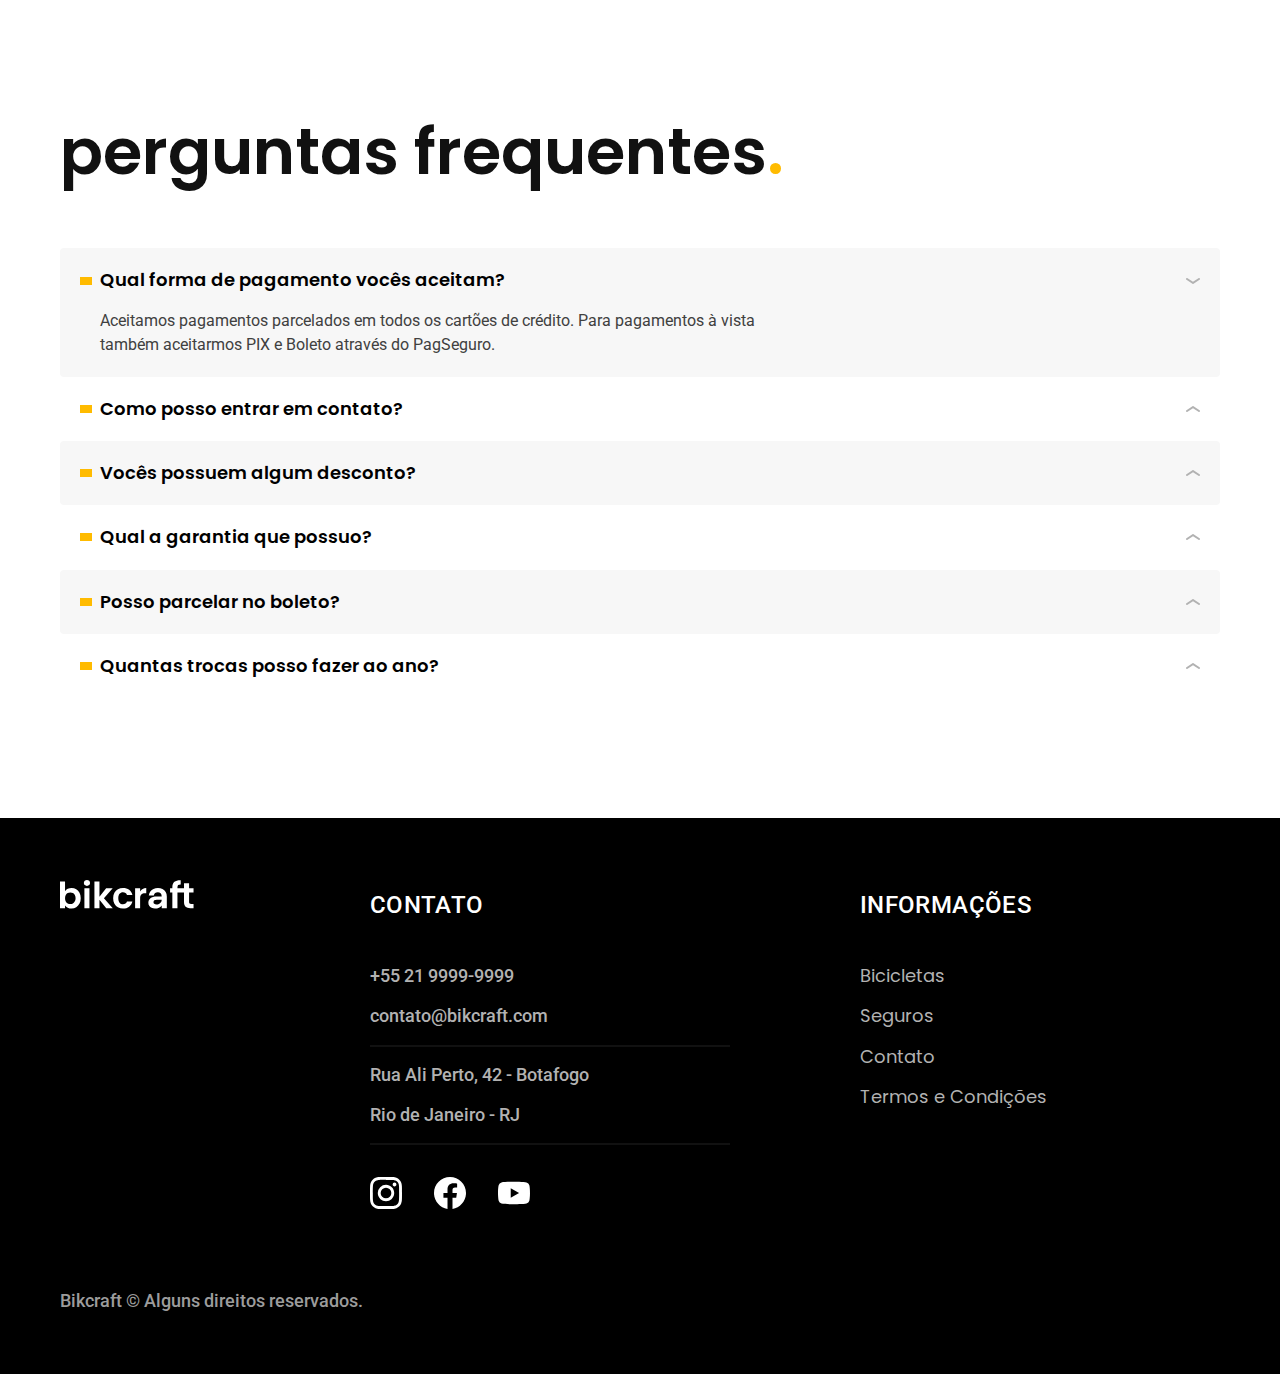
<file: seguros.html>
<!DOCTYPE html>
<html lang="pt-br">

<head>
    <meta charset="UTF-8">
    <meta name="viewport" content="width=device-width, initial-scale=1.0">
    <title>Seguros | Bikcraft</title>
    <link rel="icon" href="favicon.svg" type="image/svg+xml">
    <link rel="preload" href="css/style.min.css" as="style">
    <link rel="stylesheet" href="css/style.min.css">
    <meta name="description" content="Seguros">
    <script>document.documentElement.classList.add('js')</script>

    <link rel="preconnect" href="https://fonts.googleapis.com">
    <link rel="preconnect" href="https://fonts.gstatic.com" crossorigin>
    <link
        href="https://fonts.googleapis.com/css2?family=Merriweather:ital,wght@0,400;1,700&family=Poppins:wght@400;600&family=Roboto:ital,wght@0,100..900;1,100..900&display=swap"
        rel="stylesheet">
</head>

<body id="seguros">
    <header class="cabecalho">
        <div class="cabecalho-container container">
            <a href="./index.html"><img src="images/bikcraft.svg" alt="Bikcraft"></a>
            <nav aria-label="primaria" class="cabecalho-navegacao">
                <ul class="cabecalho-navegacao-lista">
                    <li class="cabecalho-navegacao-lista-item"><a href="bicicletas.html"
                            class="cabecalho-navegacao-lista-item-botao font-1-m  w">Bicicletas</a></li>
                    <li class="cabecalho-navegacao-lista-item"><a href="seguros.html"
                            class="cabecalho-navegacao-lista-item-botao font-1-m w">Seguros</a></li>
                    <li class="cabecalho-navegacao-lista-item"><a href="contato.html"
                            class="cabecalho-navegacao-lista-item-botao font-1-m w">Contato</a></li>
                </ul>
            </nav>
        </div>
    </header>
    <main class="seguros-container">
        <div class="titulo-bg">
            <div class="titulo container">
                <p class="font-2-l-b c005">Escolha o seguro</p>
                <h1 class="font-1-xxl w">você seguro<span class="cp001">.</span></h1>
            </div>
        </div>
        <div class="seguros container">
            <div class="seguros-item">
                <h3 class="prata font-1-xl c006">PRATA</h3>
                <span class="font-1-xl w">R$ 199 <span class="font-1-xs c006">mensal</span></span>
                <ul class="font-2-m w">
                    <li>Duas trocas por ano</li>
                    <li>Assistência técnica</li>
                    <li>Suporte 08h às 18h</li>
                    <li>Cobertura estadual</li>
                </ul>
                <a class="botao secundario" href="./orcamento.html?tipo=seguro&produto=prata">Inscreva-se</a>
            </div>
            <div class="seguros-item">
                <h3 class="ouro font-1-xl cp001">OURO</h3>
                <span class="font-1-xl w">R$ 299 <span class="font-1-xs c006">mensal</span></span>
                <ul class="font-2-m w">
                    <li>Cinco trocas por ano</li>
                    <li>Assistência especial</li>
                    <li>Suporte 24h</li>
                    <li>Cobertura nacional</li>
                    <li>Desconto em parceiros</li>
                    <li>Acesso ao Clube Bikcraft</li>
                </ul>
                <a class="botao" href="./orcamento.html?tipo=seguro&produto=ouro">Inscreva-se</a>
            </div>
        </div>
    </main>
    <article class="vantagens-bg">
        <div class="vantagens container">
            <h2 class="font-1-xxl c001">vantagens<span class="cp001">.</span></h2>
            <ul>
                <li>
                    <img src="./images/icones/eletrica.svg" alt="">
                    <h3 class="font-1-l c001">Reparo Elétrico</h3>
                    <p class="font-2-s c006">Garantimos o reparo completo do seu motor em caso de falhas. Sabemos que
                        falhas são raras, mas estamos aqui para caso ocorra.</p>
                </li>
                <li>
                    <img src="./images/icones/carbono.svg" alt="">
                    <h3 class="font-1-l c001">Carbono</h3>
                    <p class="font-2-s c006">Nossos quadros são feitos para durar para sempre. Mas caso algo ocorra,
                        ficamos felizes em reparar.</p>
                </li>
                <li>
                    <img src="./images/icones/sustentavel.svg" alt="">
                    <h3 class="font-1-l c001">Sustentável</h3>
                    <p class="font-2-s c006">Trabalhamos com a filosofia de desperdício zero. Qualquer parte defeituosa
                        é reciclada e reutilizada em outro projeto..</p>
                </li>
                <li>
                    <img src="./images/icones/rastreador.svg" alt="">
                    <h3 class="font-1-l c001">Rastreador</h3>
                    <p class="font-2-s c006">Utilizamos o GPS da sua Bikcraft em conjunto com especialistas em segurança
                        para efetuarmos a recuperação.</p>
                </li>
                <li>
                    <img src="./images/icones/seguro.svg" alt="">
                    <h3 class="font-1-l c001">Segurança</h3>
                    <p class="font-2-s c006">Com o seguro Bikcraft você pode ficar tranquilo em saber que o seu dinheiro
                        não será perdido em casos de roubo.</p>
                </li>
                <li>
                    <img src="./images/icones/velocidade.svg" alt="">
                    <h3 class="font-1-l c001">Rapidez</h3>
                    <p class="font-2-s c006">A sua Bikcraft ficará pronta para uso no mesmo dia, caso você traga ela
                        para ser reparada em uma das filiais.</p>
                </li>
            </ul>
        </div>
    </article>
    <article class="perguntas container">
        <h2 class="font-1-xxl">perguntas frequentes<span class="cp001">.</span></h2>
        <dl>
            <div>
                <dt><button class="font-1-m-b" aria-expanded="true" aria-controls="pergunta1">Qual forma de pagamento
                        vocês aceitam?</button></dt>
                <dd id="pergunta1" class="font-2-s c009 ativo">Aceitamos pagamentos parcelados em todos os cartões de
                    crédito. Para pagamentos à vista também aceitarmos PIX e Boleto através do PagSeguro.</dd>
            </div>
            <div>
                <dt><button class="font-1-m-b" aria-expanded="false" aria-controls="pergunta2">Como posso entrar em
                        contato?</button></dt>
                <dd id="pergunta2" class="font-2-s c009">Aceitamos pagamentos parcelados em todos os cartões de crédito.
                    Para
                    pagamentos à vista também aceitarmos PIX e Boleto através do PagSeguro.</dd>
            </div>
            <div>
                <dt><button class="font-1-m-b" aria-expanded="false" aria-controls="pergunta3">Vocês possuem algum
                        desconto?</button></dt>
                <dd id="pergunta3" class="font-2-s c009">Aceitamos pagamentos parcelados em todos os cartões de crédito.
                    Para pagamentos à vista também aceitarmos PIX e Boleto através do PagSeguro.</dd>
            </div>
            <div>
                <dt><button class="font-1-m-b" aria-expanded="false" aria-controls="pergunta4">Qual a garantia que
                        possuo?</button></dt>
                <dd id="pergunta4" class="font-2-s c009">Aceitamos pagamentos parcelados em todos os cartões de crédito.
                    Para pagamentos à vista também aceitarmos PIX e Boleto através do PagSeguro.</dd>
            </div>
            <div>
                <dt><button class="font-1-m-b" aria-expanded="false" aria-controls="pergunta5">Posso parcelar no
                        boleto?</button></dt>
                <dd id="pergunta5" class="font-2-s c009">Aceitamos pagamentos parcelados em todos os cartões de crédito.
                    Para pagamentos à vista também aceitarmos PIX e Boleto através do PagSeguro.</dd>
            </div>
            <div>
                <dt><button class="font-1-m-b" aria-expanded="false" aria-controls="pergunta6">Quantas trocas posso
                        fazer ao ano?</button></dt>
                <dd id="pergunta6" class="font-2-s c009">Aceitamos pagamentos parcelados em todos os cartões de crédito.
                    Para pagamentos à vista também aceitarmos PIX e Boleto através do PagSeguro.</dd>
            </div>
        </dl>
    </article>
    <footer class="footer-bg">
        <div class="footer container">
            <img src="./images/bikcraft.svg" alt="Bikcraft">
            <div class="footer-contato">
                <h3 class="font-2-l-b w">Contato</h3>
                <ul class="font-2-m c005">
                    <li><a href="tel:+552199999999">+55 21 9999-9999</a></li>
                    <li><a href="mailto:contato@bikcraft.com">contato@bikcraft.com</a></li>
                    <li>Rua Ali Perto, 42 - Botafogo</li>
                    <li>Rio de Janeiro - RJ</li>
                </ul>
                <div class="footer-redes">
                    <a href="./">
                        <img src="./images/redes/instagram.svg" alt="Instagram">
                    </a>
                    <a href="./">
                        <img src="./images/redes/facebook.svg" alt="Facebook">
                    </a>
                    <a href="./">
                        <img src="./images/redes/youtube.svg" alt="Youtube">
                    </a>
                </div>
            </div>
            <div class="footer-informacoes">
                <h3 class="font-2-l-b w">Informações</h3>
                <nav>
                    <ul class="font-1-m c005">
                        <li><a href="./bicicletas.html">Bicicletas</a></li>
                        <li><a href="./seguros.html">Seguros</a></li>
                        <li><a href="./contato.html">Contato</a></li>
                        <li><a href="./termos.html">Termos e Condições</a></li>
                    </ul>
                </nav>
            </div>
            <p class="footer-copy font-2-m c006">Bikcraft © Alguns direitos reservados.</p>
        </div>
    </footer>
    <script src="./js/script.js"></script>
</body>

</html>
</file>
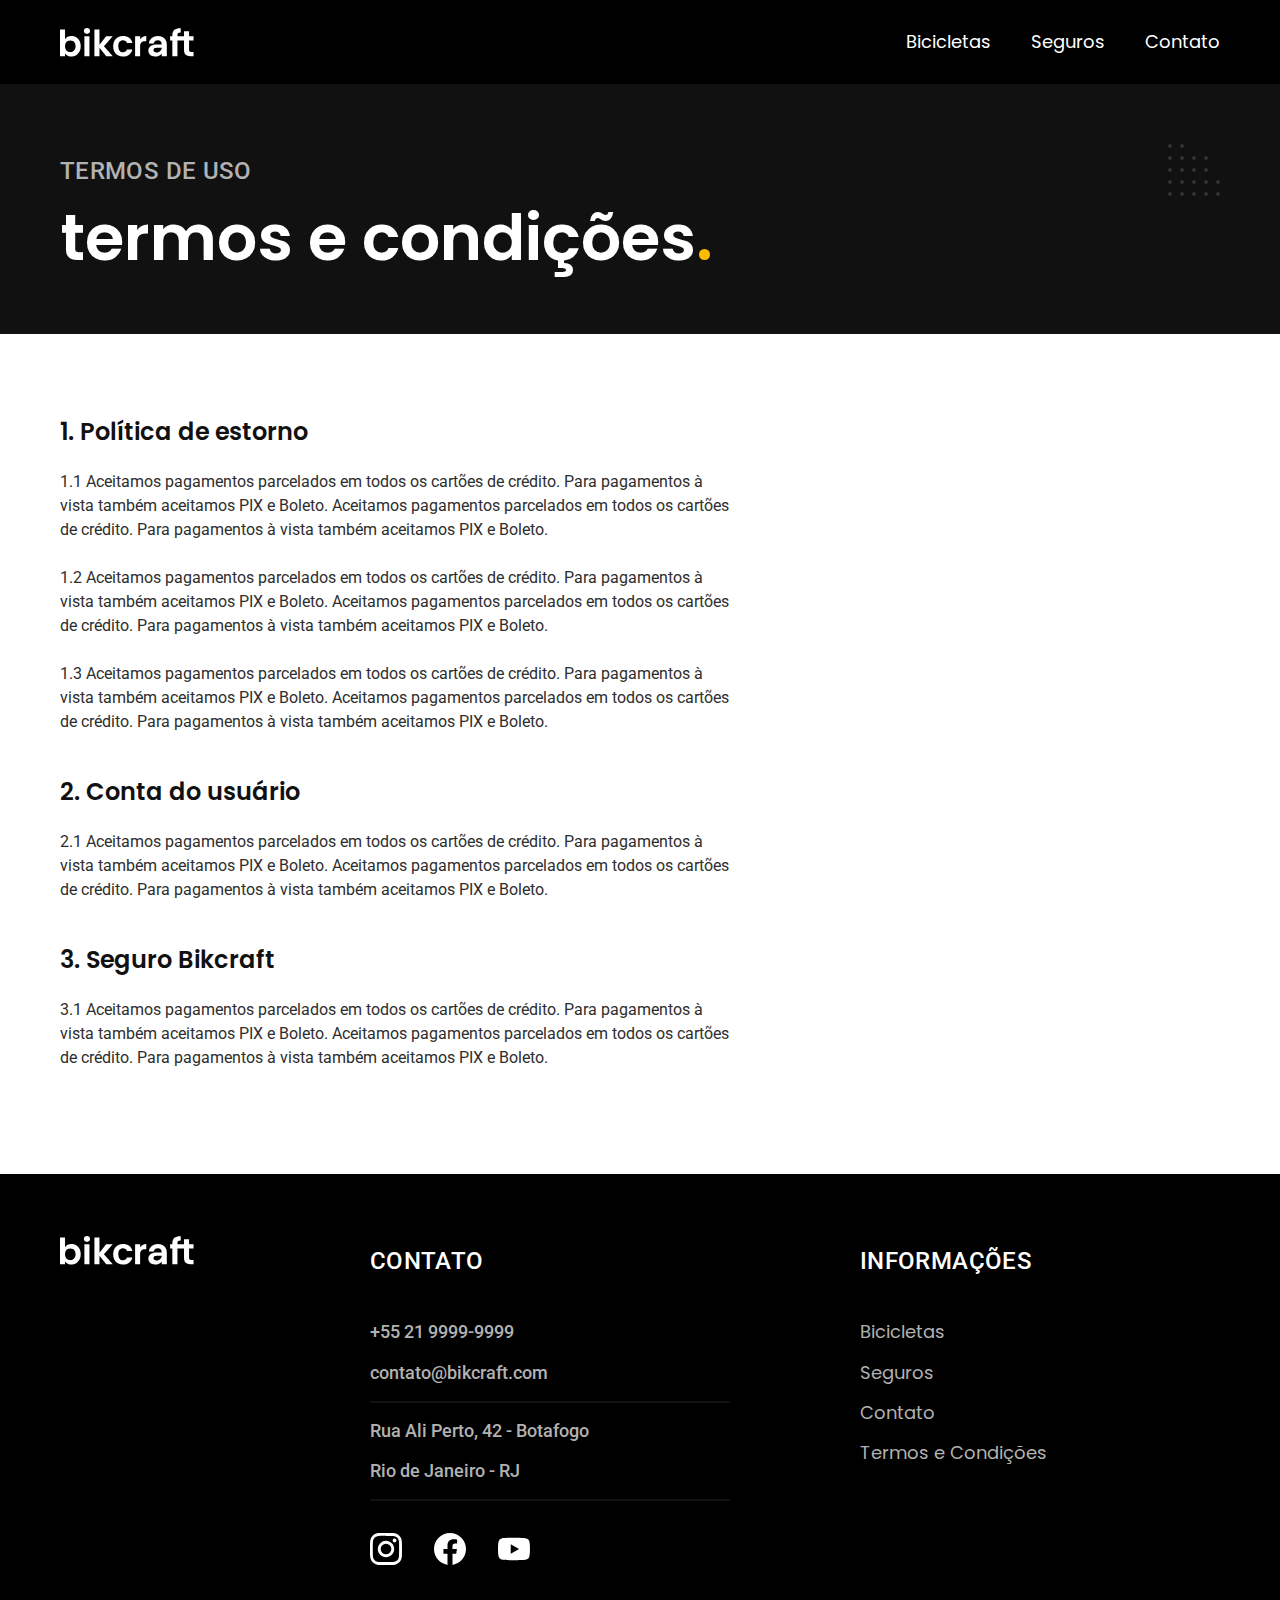
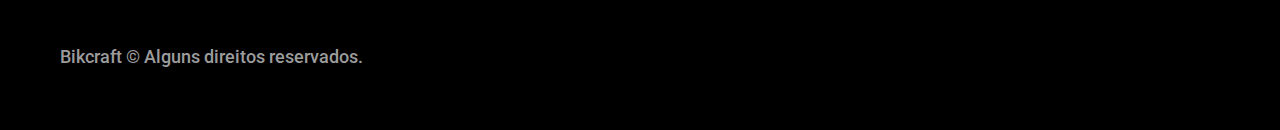
<file: termos.html>
<!DOCTYPE html>
<html lang="pt-br">

<head>
    <meta charset="UTF-8">
    <meta name="viewport" content="width=device-width, initial-scale=1.0">
    <title>Termos e Condições | Bikcraft</title>
    <link rel="icon" href="favicon.svg" type="image/svg+xml">
    <link rel="preload" href="css/style.min.css" as="style">
    <link rel="stylesheet" href="css/style.min.css">
    <meta name="description" content="Termos e Condições">
    <script>document.documentElement.classList.add('js')</script>

    <link rel="preconnect" href="https://fonts.googleapis.com">
    <link rel="preconnect" href="https://fonts.gstatic.com" crossorigin>
    <link
        href="https://fonts.googleapis.com/css2?family=Merriweather:ital,wght@0,400;1,700&family=Poppins:wght@400;600&family=Roboto:ital,wght@0,100..900;1,100..900&display=swap"
        rel="stylesheet">
</head>

<body id="termos">
    <header class="cabecalho">
        <div class="cabecalho-container container">
            <a href="./index.html"><img src="images/bikcraft.svg" alt="Bikcraft"></a>
            <nav aria-label="primaria" class="cabecalho-navegacao">
                <ul class="cabecalho-navegacao-lista">
                    <li class="cabecalho-navegacao-lista-item"><a href="bicicletas.html"
                            class="cabecalho-navegacao-lista-item-botao font-1-m  w">Bicicletas</a></li>
                    <li class="cabecalho-navegacao-lista-item"><a href="seguros.html"
                            class="cabecalho-navegacao-lista-item-botao font-1-m w">Seguros</a></li>
                    <li class="cabecalho-navegacao-lista-item"><a href="contato.html"
                            class="cabecalho-navegacao-lista-item-botao font-1-m w">Contato</a></li>
                </ul>
            </nav>
        </div>
    </header>
    <main>
        <div class="titulo-bg">
            <div class="titulo container">
                <p class="font-2-l-b c005">Termos de uso</p>
                <h1 class="font-1-xxl w">termos e condições<span class="cp001">.</span></h1>
            </div>
        </div>
        <div class="termos font-2-s c010 container">
            <h2 class="font-1-l c011">1. Política de estorno</h2>
            <p>1.1 Aceitamos pagamentos parcelados em todos os cartões de crédito. Para pagamentos à vista também
                aceitamos PIX e Boleto. Aceitamos pagamentos parcelados em todos os cartões de crédito. Para pagamentos
                à vista também aceitamos PIX e Boleto.</p>
            <p>1.2 Aceitamos pagamentos parcelados em todos os cartões de crédito. Para pagamentos à vista também
                aceitamos PIX e Boleto. Aceitamos pagamentos parcelados em todos os cartões de crédito. Para pagamentos
                à vista também aceitamos PIX e Boleto.</p>
            <p>1.3 Aceitamos pagamentos parcelados em todos os cartões de crédito. Para pagamentos à vista também
                aceitamos PIX e Boleto. Aceitamos pagamentos parcelados em todos os cartões de crédito. Para pagamentos
                à vista também aceitamos PIX e Boleto.</p>
            <h2 class="font-1-l c011">2. Conta do usuário</h2>
            <p>2.1 Aceitamos pagamentos parcelados em todos os cartões de crédito. Para pagamentos à vista também
                aceitamos PIX e Boleto. Aceitamos pagamentos parcelados em todos os cartões de crédito. Para pagamentos
                à vista também aceitamos PIX e Boleto.</p>
            <h2 class="font-1-l c011">3. Seguro Bikcraft</h2>
            <p>3.1 Aceitamos pagamentos parcelados em todos os cartões de crédito. Para pagamentos à vista também
                aceitamos PIX e Boleto. Aceitamos pagamentos parcelados em todos os cartões de crédito. Para pagamentos
                à vista também aceitamos PIX e Boleto.</p>
        </div>
    </main>
    <footer class="footer-bg">
        <div class="footer container">
            <img src="./images/bikcraft.svg" alt="Bikcraft">
            <div class="footer-contato">
                <h3 class="font-2-l-b w">Contato</h3>
                <ul class="font-2-m c005">
                    <li><a href="tel:+552199999999">+55 21 9999-9999</a></li>
                    <li><a href="mailto:contato@bikcraft.com">contato@bikcraft.com</a></li>
                    <li>Rua Ali Perto, 42 - Botafogo</li>
                    <li>Rio de Janeiro - RJ</li>
                </ul>
                <div class="footer-redes">
                    <a href="./">
                        <img src="./images/redes/instagram.svg" alt="Instagram">
                    </a>
                    <a href="./">
                        <img src="./images/redes/facebook.svg" alt="Facebook">
                    </a>
                    <a href="./">
                        <img src="./images/redes/youtube.svg" alt="Youtube">
                    </a>
                </div>
            </div>
            <div class="footer-informacoes">
                <h3 class="font-2-l-b w">Informações</h3>
                <nav>
                    <ul class="font-1-m c005">
                        <li><a href="./bicicletas.html">Bicicletas</a></li>
                        <li><a href="./seguros.html">Seguros</a></li>
                        <li><a href="./contato.html">Contato</a></li>
                        <li><a href="./termos.html">Termos e Condições</a></li>
                    </ul>
                </nav>
            </div>
            <p class="footer-copy font-2-m c006">Bikcraft © Alguns direitos reservados.</p>
        </div>
    </footer>
    <script src="./js/script.js"></script>
</body>

</html>
</file>
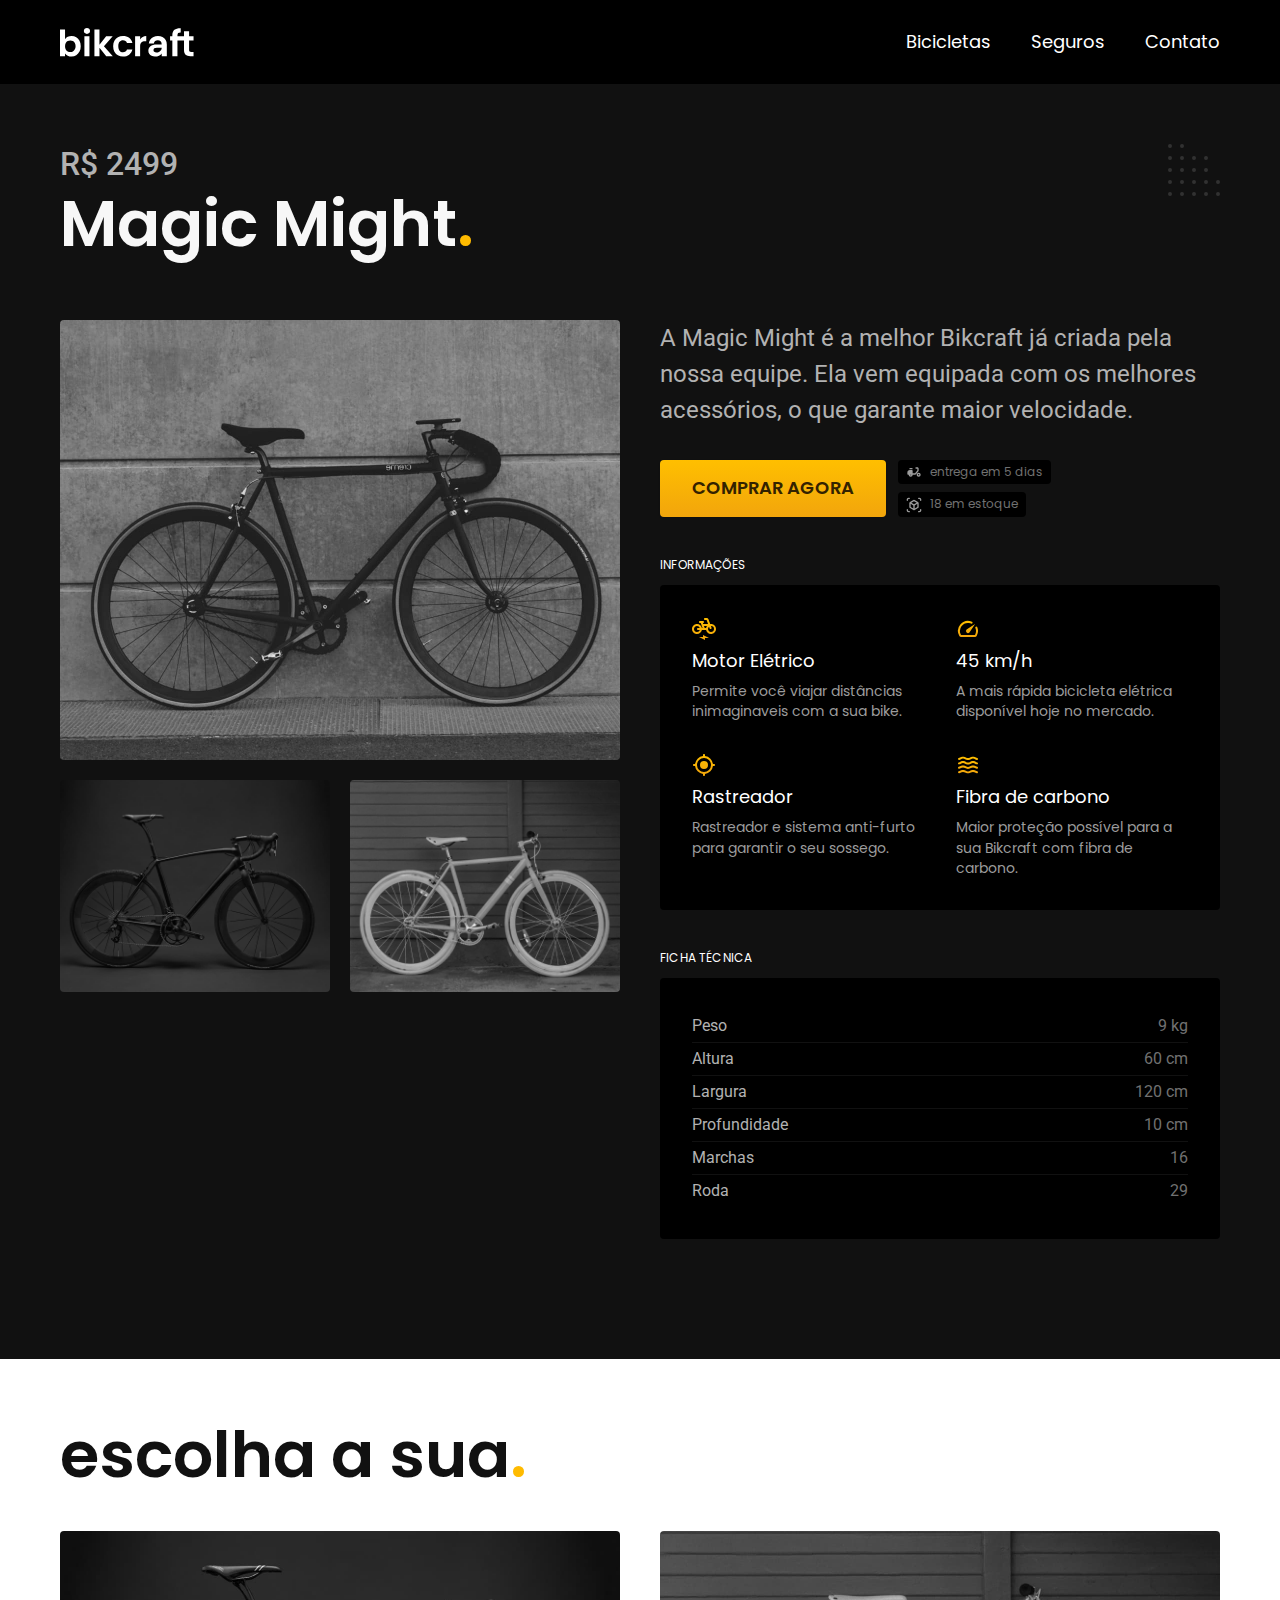
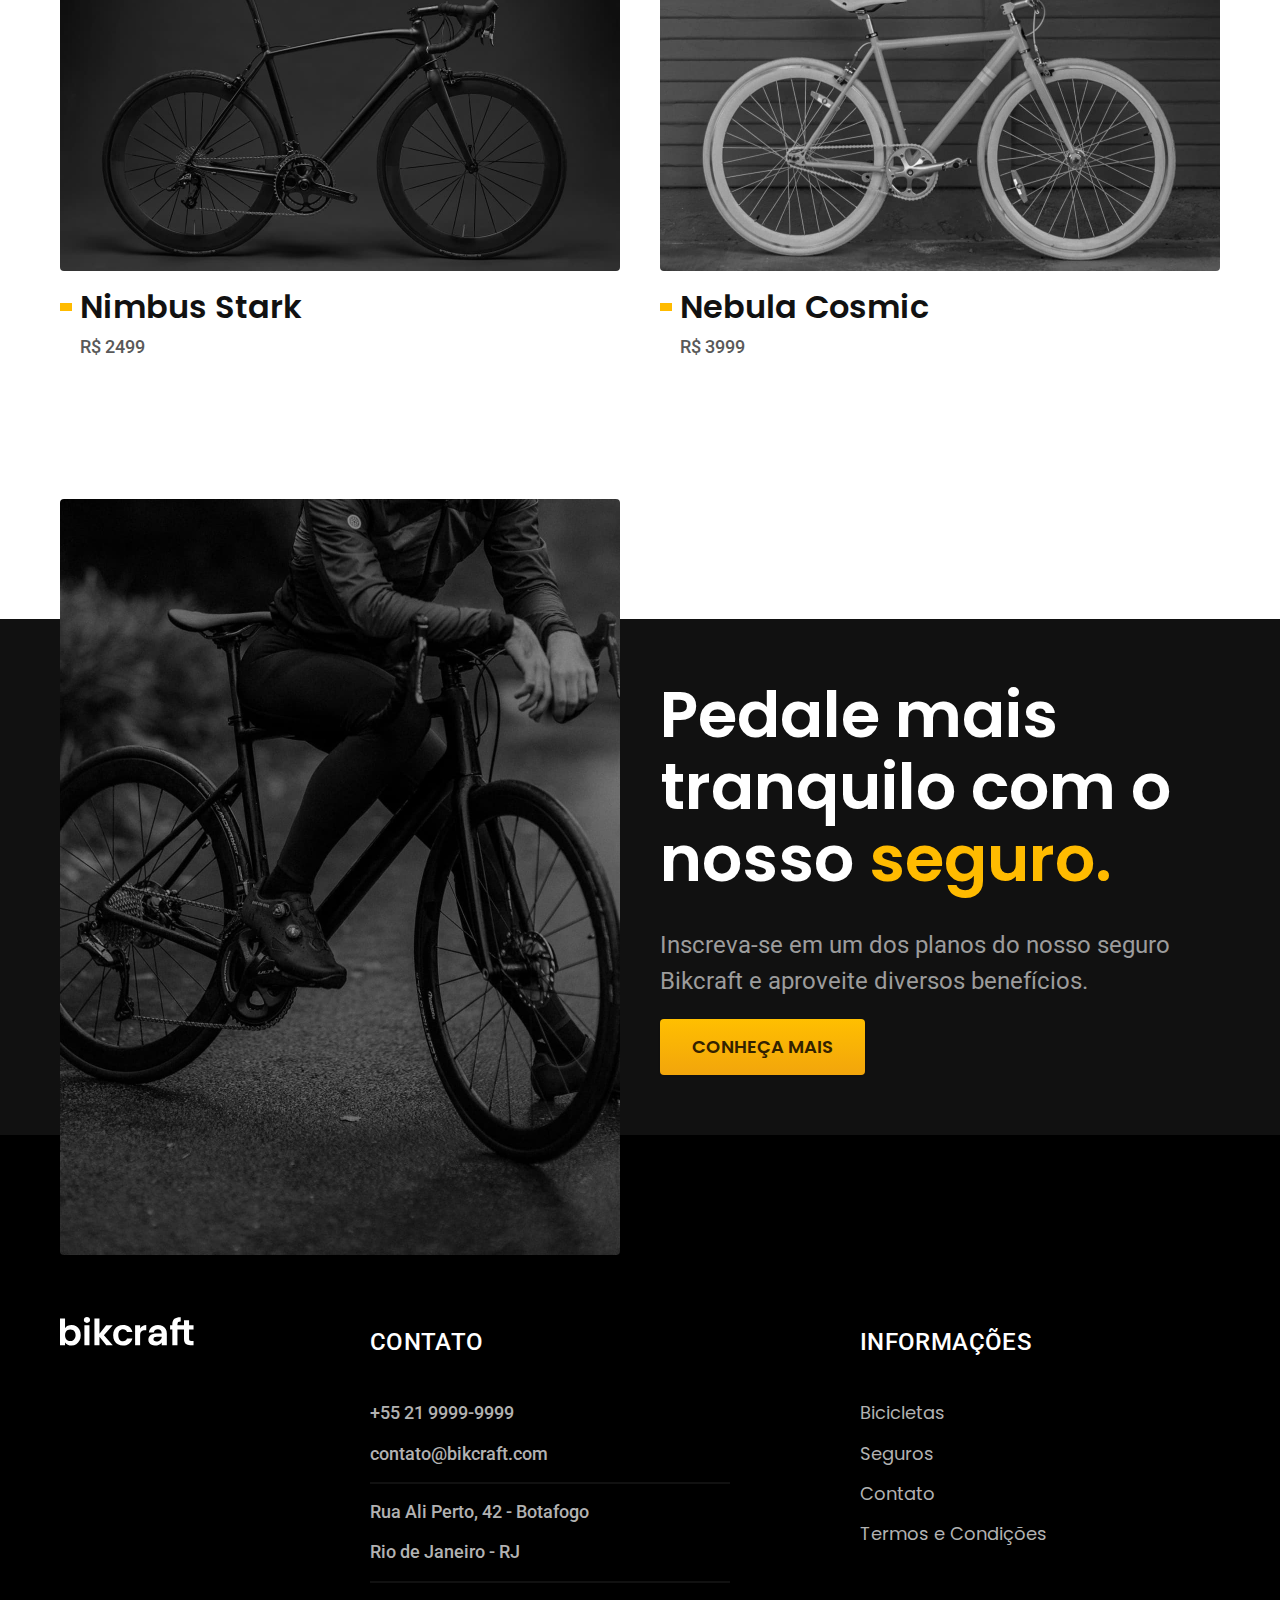
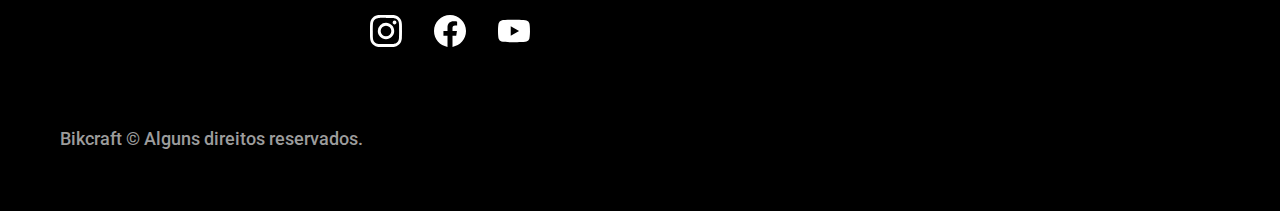
<file: bicicletas/magic.html>
<!DOCTYPE html>
<html lang="pt-br">

<head>
    <meta charset="UTF-8">
    <meta name="viewport" content="width=device-width, initial-scale=1.0">
    <title>Magic | Bikcraft</title>
    <link rel="icon" href="../favicon.svg" type="image/svg+xml">
    <link rel="stylesheet" href="../css/style.min.css">
    <meta name="description" content="Magic Might é a bicicleta mais barata da Bikcraft.">
    <script>document.documentElement.classList.add('js')</script>

    <link rel="preconnect" href="https://fonts.googleapis.com">
    <link rel="preconnect" href="https://fonts.gstatic.com" crossorigin>
    <link
        href="https://fonts.googleapis.com/css2?family=Merriweather:ital,wght@0,400;1,700&family=Poppins:wght@400;600&family=Roboto:ital,wght@0,100..900;1,100..900&display=swap"
        rel="stylesheet">
</head>

<body id="bicicleta">
    <header class="cabecalho">
        <div class="cabecalho-container container">
            <a href="../index.html"><img src="../images/bikcraft.svg" alt="Bikcraft"></a>
            <nav aria-label="primaria" class="cabecalho-navegacao">
                <ul class="cabecalho-navegacao-lista">
                    <li class="cabecalho-navegacao-lista-item"><a href="../bicicletas.html"
                            class="cabecalho-navegacao-lista-item-botao font-1-m  w">Bicicletas</a></li>
                    <li class="cabecalho-navegacao-lista-item"><a href="../seguros.html"
                            class="cabecalho-navegacao-lista-item-botao font-1-m w">Seguros</a></li>
                    <li class="cabecalho-navegacao-lista-item"><a href="../contato.html"
                            class="cabecalho-navegacao-lista-item-botao font-1-m w">Contato</a></li>
                </ul>
            </nav>
        </div>
    </header>
    <main class="titulo-bg">
        <div>
            <div class="titulo container">
                <p class="font-2-xl c005">R$ 2499</p>
                <h1 class="font-1-xxl c001">Magic Might<span class="cp001">.</span></h1>
            </div>
        </div>
        <div class="bicicleta container">
            <div class="bicicleta-imagens">
                <img src="../images/bicicleta/nimbus2.jpg" alt="Bicicleta 1">
                <img src="../images/bicicleta/nimbus1.jpg" alt="Bicicleta 2">
                <img src="../images/bicicleta/nimbus3.jpg" alt="Bicicleta 3">
            </div>
            <div class="bicicleta-conteudo">
                <p class="font-2-l c005">A Magic Might é a melhor Bikcraft já criada pela nossa equipe. Ela vem
                    equipada com os melhores acessórios, o que garante maior velocidade.</p>
                <div class="bicicleta-comprar">
                    <a class="botao" href="../orcamento.html?tipo=bikcraft&produto=magic">Comprar agora</a>
                    <span class="font-1-xs c007"><img src="../images/icones/entrega.svg" alt=""> entrega em 5
                        dias</span>
                    <span class="font-1-xs c007"><img src="../images/icones/estoque.svg" alt=""> 18 em estoque</span>
                </div>
                <h2 class="font-1-xs w">Informações</h2>
                <ul class="bicicleta-informacoes">
                    <li>
                        <img src="../images/icones/eletrica.svg" alt="">
                        <h3 class="font-1-m w">Motor Elétrico</h3>
                        <p class="font-2-xs c006">Permite você viajar distâncias inimaginaveis com a sua bike.</p>
                    </li>
                    <li>
                        <img src="../images/icones/velocidade.svg" alt="">
                        <h3 class="font-1-m w">45 km/h</h3>
                        <p class="font-2-xs c006">A mais rápida bicicleta elétrica disponível hoje no mercado.</p>
                    </li>
                    <li>
                        <img src="../images/icones/rastreador.svg" alt="">
                        <h3 class="font-1-m w">Rastreador</h3>
                        <p class="font-2-xs c006">Rastreador e sistema anti-furto para garantir o seu sossego.</p>
                    </li>
                    <li>
                        <img src="../images/icones/carbono.svg" alt="">
                        <h3 class="font-1-m w">Fibra de carbono</h3>
                        <p class="font-2-xs c006">Maior proteção possível para a sua Bikcraft com fibra de carbono.</p>
                    </li>
                </ul>
                <h2 class="font-1-xs w">Ficha Técnica</h2>
                <ul class="bicicleta-ficha font-2-s c005">
                    <li>Peso <span>9 kg</span></li>
                    <li>Altura <span>60 cm</span></li>
                    <li>Largura <span>120 cm</span></li>
                    <li>Profundidade <span>10 cm</span></li>
                    <li>Marchas <span>16</span></li>
                    <li>Roda <span>29</span></li>
                </ul>
            </div>
        </div>
    </main>
    <article class="bicicletas-lista container">
        <h2 class="bicicletas-lista-titulo font-1-xxl container">escolha a sua<span class="cp001">.</span></h2>
        <ul>
            <li>
                <a href="../bicicletas/nimbus.html">
                    <img src="../images/bicicletas/nimbus.jpg" alt="Bicicleta preta">
                    <h3 class="font-1-xl">Nimbus Stark</h3>
                    <span class="font-2-m c008">R$ 2499</span>
                </a>
            </li>
            <li>
                <a href="../bicicletas/nebula.html">
                    <img src="../images/bicicletas/nebula.jpg" alt="Bicicleta preta">
                    <h3 class="font-1-xl">Nebula Cosmic</h3>
                    <span class="font-2-m c008">R$ 3999</span>
                </a>
            </li>
        </ul>
    </article>
    <article class="seguro-bg">
        <div class="seguro container">
            <div class="seguro-imagem">
                <img src="../images/fotos/seguros.jpg" alt="Pessoa parada em cima de uma bicicleta">
            </div>
            <div class="seguro-conteudo">
                <h2 class="font-1-xxl w">Pedale mais tranquilo com o nosso <span class="cp001">seguro.</span></h2>
                <p class="font-2-l c006">Inscreva-se em um dos planos do nosso seguro Bikcraft e aproveite diversos
                    benefícios.</p>
                <a class="botao" href="../seguros.html">Conheça mais</a>
            </div>
        </div>

    </article>
    <footer class="footer-bg">
        <div class="footer container">
            <img src="../images/bikcraft.svg" alt="Bikcraft">
            <div class="footer-contato">
                <h3 class="font-2-l-b w">Contato</h3>
                <ul class="font-2-m c005">
                    <li><a href="tel:+552199999999">+55 21 9999-9999</a></li>
                    <li><a href="mailto:contato@bikcraft.com">contato@bikcraft.com</a></li>
                    <li>Rua Ali Perto, 42 - Botafogo</li>
                    <li>Rio de Janeiro - RJ</li>
                </ul>
                <div class="footer-redes">
                    <a href="./">
                        <img src="../images/redes/instagram.svg" alt="Instagram">
                    </a>
                    <a href="./">
                        <img src="../images/redes/facebook.svg" alt="Facebook">
                    </a>
                    <a href="./">
                        <img src="../images/redes/youtube.svg" alt="Youtube">
                    </a>
                </div>
            </div>
            <div class="footer-informacoes">
                <h3 class="font-2-l-b w">Informações</h3>
                <nav>
                    <ul class="font-1-m c005">
                        <li><a href="./bicicletas.html">Bicicletas</a></li>
                        <li><a href="./seguros.html">Seguros</a></li>
                        <li><a href="./contato.html">Contato</a></li>
                        <li><a href="./termos.html">Termos e Condições</a></li>
                    </ul>
                </nav>
            </div>
            <p class="footer-copy font-2-m c006">Bikcraft © Alguns direitos reservados.</p>
        </div>
    </footer>
    <script src="../js/script.js"></script>
</body>

</html>
</file>
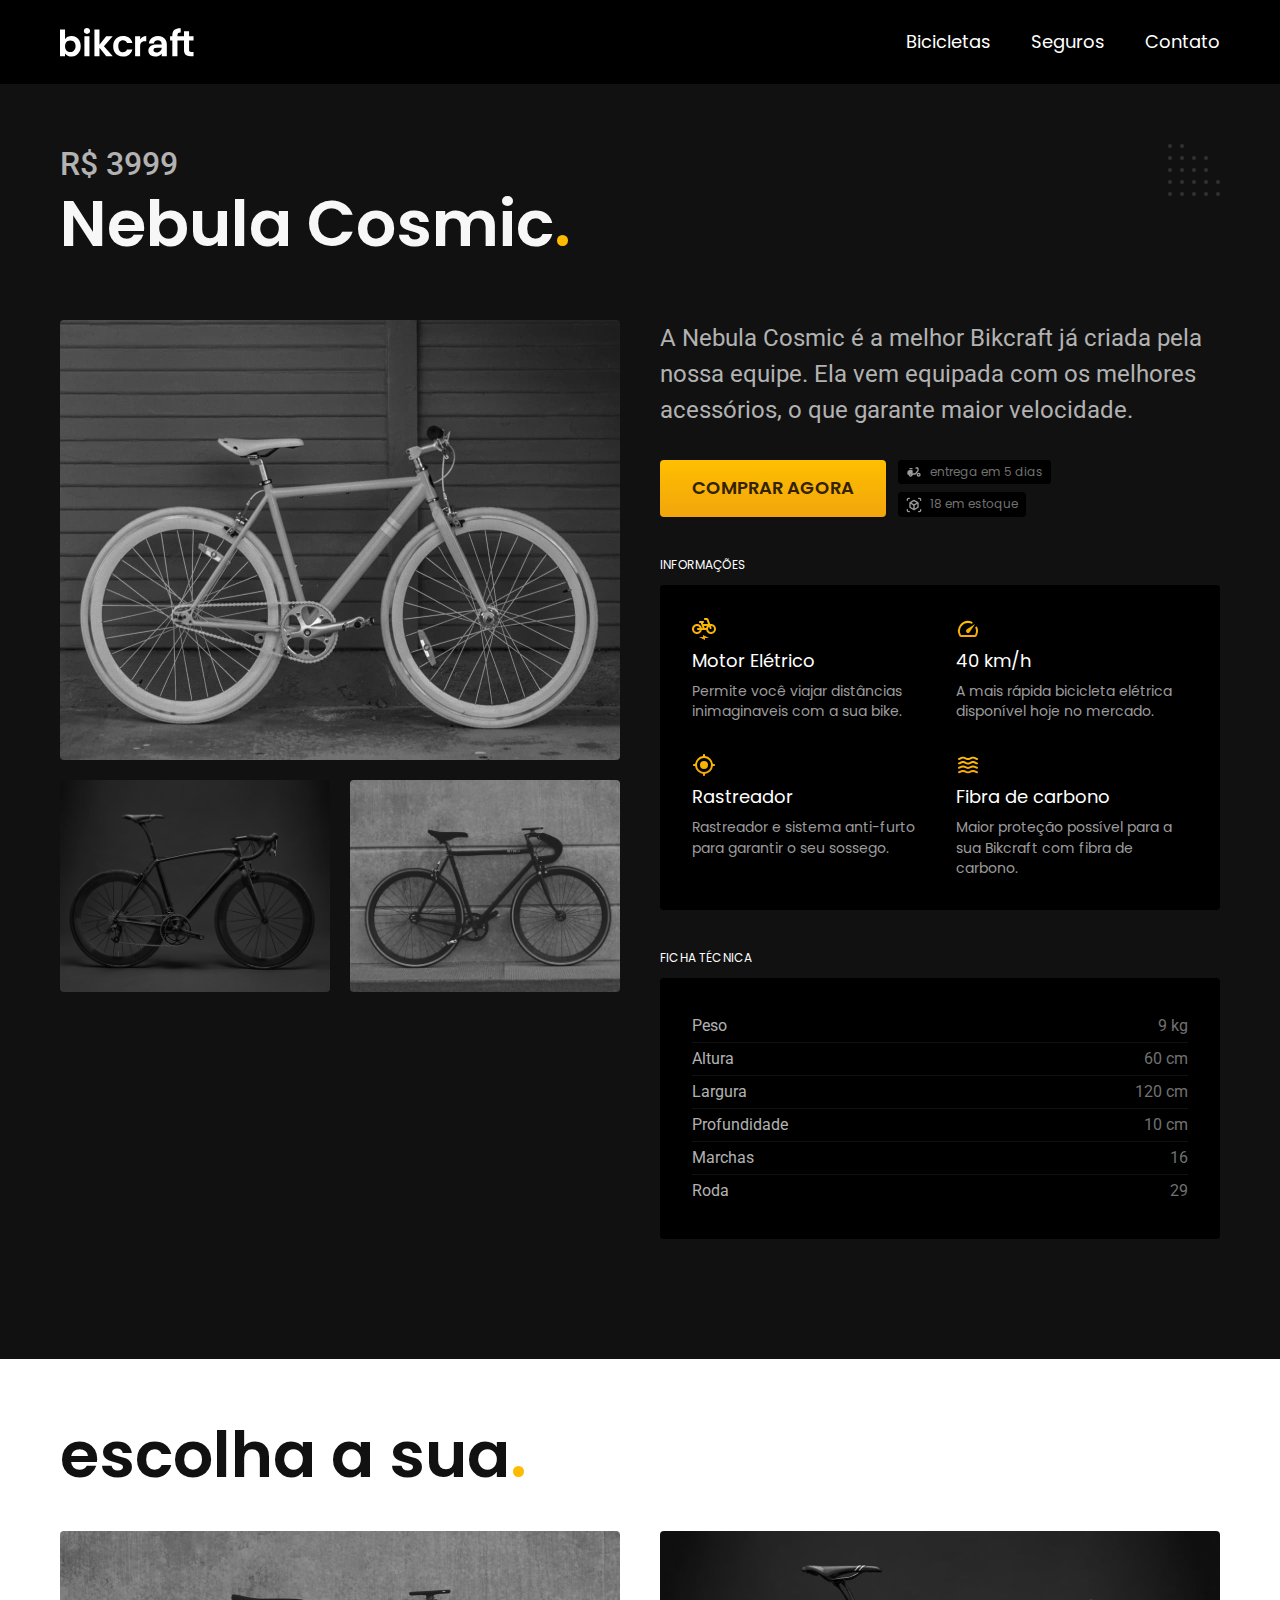
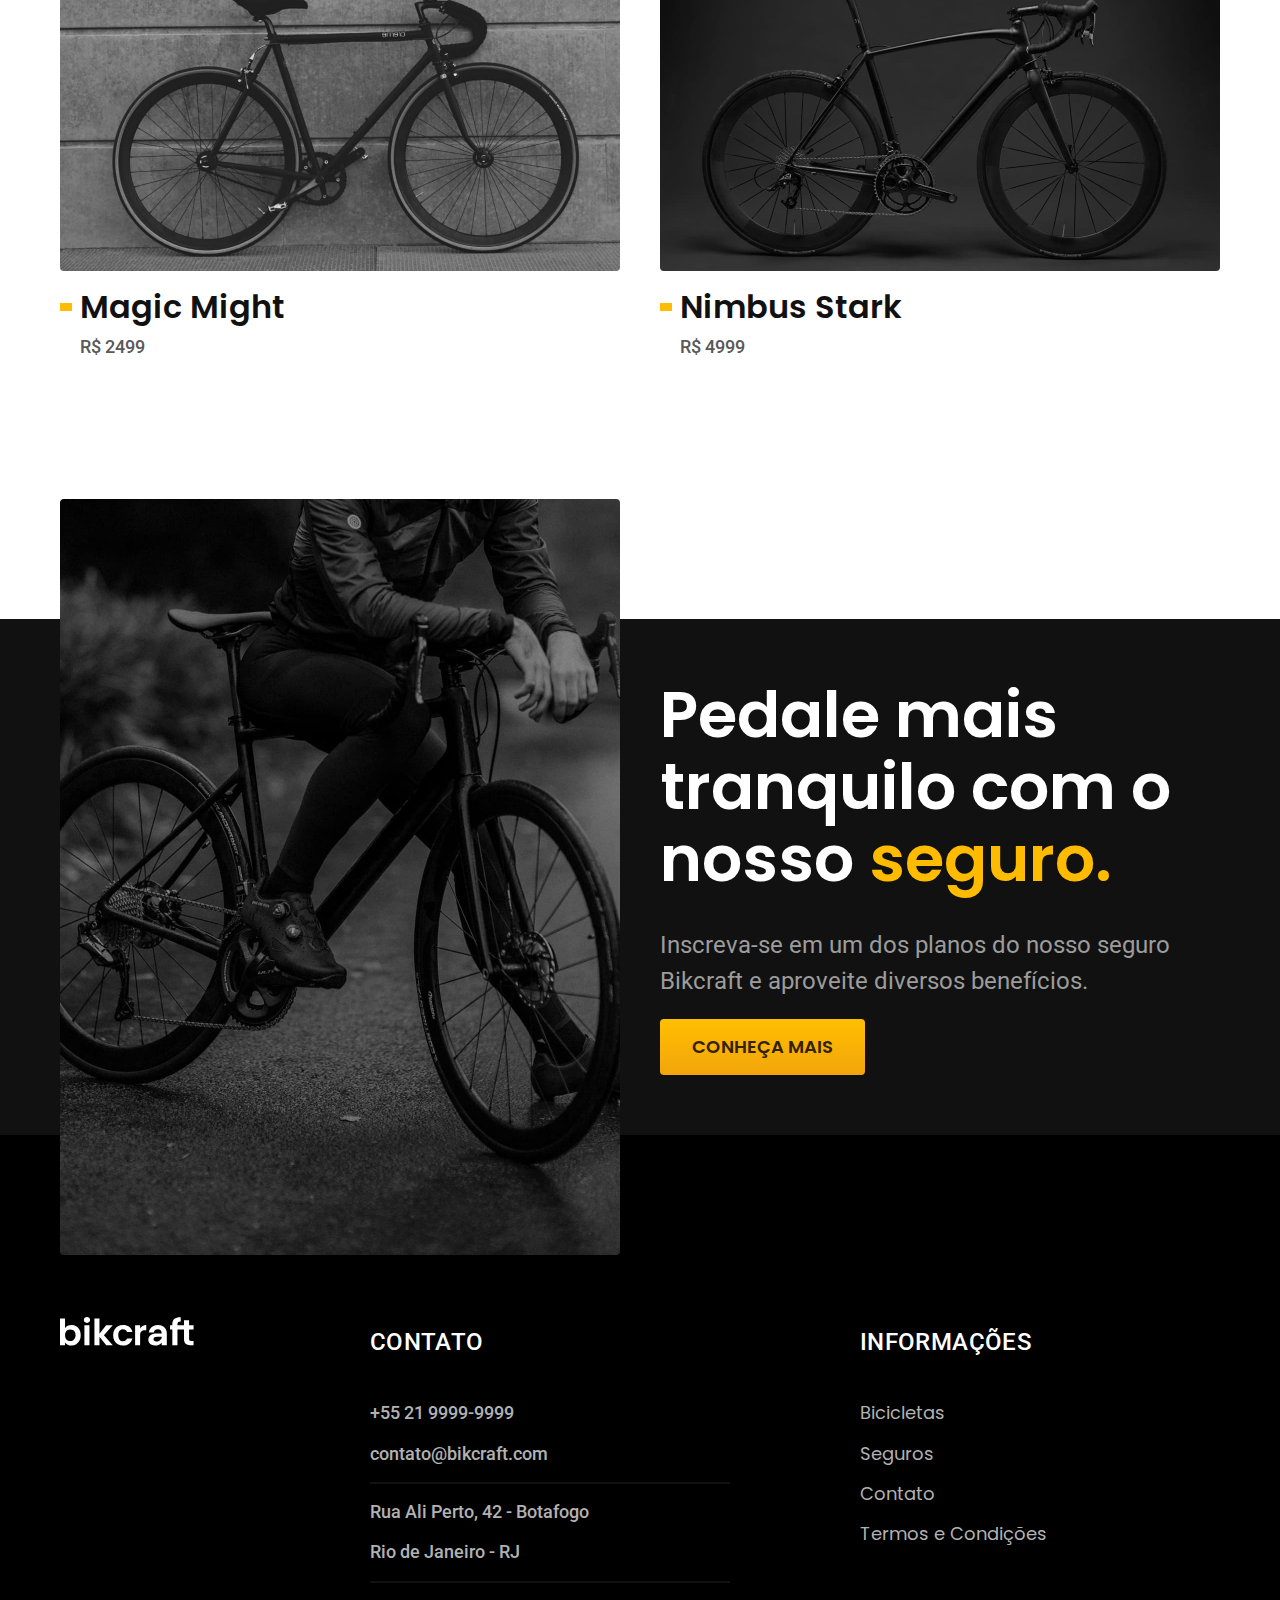
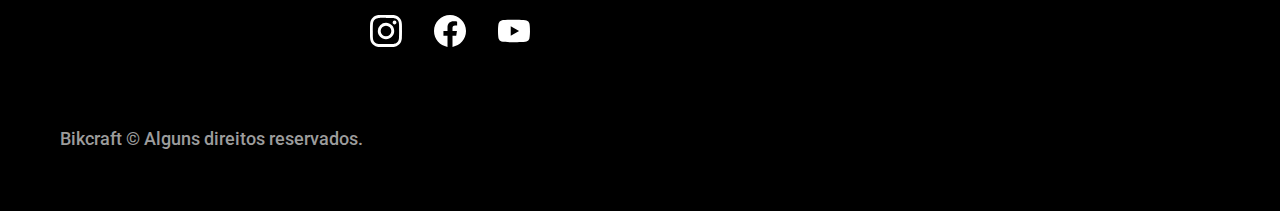
<file: bicicletas/nebula.html>
<!DOCTYPE html>
<html lang="pt-br">

<head>
    <meta charset="UTF-8">
    <meta name="viewport" content="width=device-width, initial-scale=1.0">
    <title>Nebula | Bikcraft</title>
    <link rel="icon" href="../favicon.svg" type="image/svg+xml">
    <link rel="stylesheet" href="../css/style.min.css">
    <meta name="description" content="Nebula Cosmic">
    <script>document.documentElement.classList.add('js')</script>

    <link rel="preconnect" href="https://fonts.googleapis.com">
    <link rel="preconnect" href="https://fonts.gstatic.com" crossorigin>
    <link
        href="https://fonts.googleapis.com/css2?family=Merriweather:ital,wght@0,400;1,700&family=Poppins:wght@400;600&family=Roboto:ital,wght@0,100..900;1,100..900&display=swap"
        rel="stylesheet">
</head>

<body id="bicicleta">
    <header class="cabecalho">
        <div class="cabecalho-container container">
            <a href="../index.html"><img src="../images/bikcraft.svg" alt="Bikcraft"></a>
            <nav aria-label="primaria" class="cabecalho-navegacao">
                <ul class="cabecalho-navegacao-lista">
                    <li class="cabecalho-navegacao-lista-item"><a href="../bicicletas.html"
                            class="cabecalho-navegacao-lista-item-botao font-1-m  w">Bicicletas</a></li>
                    <li class="cabecalho-navegacao-lista-item"><a href="../seguros.html"
                            class="cabecalho-navegacao-lista-item-botao font-1-m w">Seguros</a></li>
                    <li class="cabecalho-navegacao-lista-item"><a href="../contato.html"
                            class="cabecalho-navegacao-lista-item-botao font-1-m w">Contato</a></li>
                </ul>
            </nav>
        </div>
    </header>
    <main class="titulo-bg">
        <div>
            <div class="titulo container">
                <p class="font-2-xl c005">R$ 3999</p>
                <h1 class="font-1-xxl c001">Nebula Cosmic<span class="cp001">.</span></h1>
            </div>
        </div>
        <div class="bicicleta container">
            <div class="bicicleta-imagens">
                <img src="../images/bicicleta/nimbus3.jpg" alt="Bicicleta 1">
                <img src="../images/bicicleta/nimbus1.jpg" alt="Bicicleta 2">
                <img src="../images/bicicleta/nimbus2.jpg" alt="Bicicleta 3">
            </div>
            <div class="bicicleta-conteudo">
                <p class="font-2-l c005">A Nebula Cosmic é a melhor Bikcraft já criada pela nossa equipe. Ela vem
                    equipada com os melhores acessórios, o que garante maior velocidade.</p>
                <div class="bicicleta-comprar">
                    <a class="botao" href="../orcamento.html?tipo=bikcraft&produto=nebula">Comprar agora</a>
                    <span class="font-1-xs c007"><img src="../images/icones/entrega.svg" alt=""> entrega em 5
                        dias</span>
                    <span class="font-1-xs c007"><img src="../images/icones/estoque.svg" alt=""> 18 em estoque</span>
                </div>
                <h2 class="font-1-xs w">Informações</h2>
                <ul class="bicicleta-informacoes">
                    <li>
                        <img src="../images/icones/eletrica.svg" alt="">
                        <h3 class="font-1-m w">Motor Elétrico</h3>
                        <p class="font-2-xs c006">Permite você viajar distâncias inimaginaveis com a sua bike.</p>
                    </li>
                    <li>
                        <img src="../images/icones/velocidade.svg" alt="">
                        <h3 class="font-1-m w">40 km/h</h3>
                        <p class="font-2-xs c006">A mais rápida bicicleta elétrica disponível hoje no mercado.</p>
                    </li>
                    <li>
                        <img src="../images/icones/rastreador.svg" alt="">
                        <h3 class="font-1-m w">Rastreador</h3>
                        <p class="font-2-xs c006">Rastreador e sistema anti-furto para garantir o seu sossego.</p>
                    </li>
                    <li>
                        <img src="../images/icones/carbono.svg" alt="">
                        <h3 class="font-1-m w">Fibra de carbono</h3>
                        <p class="font-2-xs c006">Maior proteção possível para a sua Bikcraft com fibra de carbono.</p>
                    </li>
                </ul>
                <h2 class="font-1-xs w">Ficha Técnica</h2>
                <ul class="bicicleta-ficha font-2-s c005">
                    <li>Peso <span>9 kg</span></li>
                    <li>Altura <span>60 cm</span></li>
                    <li>Largura <span>120 cm</span></li>
                    <li>Profundidade <span>10 cm</span></li>
                    <li>Marchas <span>16</span></li>
                    <li>Roda <span>29</span></li>
                </ul>
            </div>
        </div>
    </main>
    <article class="bicicletas-lista container">
        <h2 class="bicicletas-lista-titulo font-1-xxl container">escolha a sua<span class="cp001">.</span></h2>
        <ul>
            <li>
                <a href="../bicicletas/magic.html">
                    <img src="../images/bicicletas/magic.jpg" alt="Bicicleta preta">
                    <h3 class="font-1-xl">Magic Might</h3>
                    <span class="font-2-m c008">R$ 2499</span>
                </a>
            </li>
            <li>
                <a href="../bicicletas/nimbus.html">
                    <img src="../images/bicicletas/nimbus.jpg" alt="Bicicleta preta">
                    <h3 class="font-1-xl">Nimbus Stark</h3>
                    <span class="font-2-m c008">R$ 4999</span>
                </a>
            </li>
        </ul>
    </article>
    <article class="seguro-bg">
        <div class="seguro container">
            <div class="seguro-imagem">
                <img src="../images/fotos/seguros.jpg" alt="Pessoa parada em cima de uma bicicleta">
            </div>
            <div class="seguro-conteudo">
                <h2 class="font-1-xxl w">Pedale mais tranquilo com o nosso <span class="cp001">seguro.</span></h2>
                <p class="font-2-l c006">Inscreva-se em um dos planos do nosso seguro Bikcraft e aproveite diversos
                    benefícios.</p>
                <a class="botao" href="../seguros.html">Conheça mais</a>
            </div>
        </div>
    </article>
    <footer class="footer-bg">
        <div class="footer container">
            <img src="../images/bikcraft.svg" alt="Bikcraft">
            <div class="footer-contato">
                <h3 class="font-2-l-b w">Contato</h3>
                <ul class="font-2-m c005">
                    <li><a href="tel:+552199999999">+55 21 9999-9999</a></li>
                    <li><a href="mailto:contato@bikcraft.com">contato@bikcraft.com</a></li>
                    <li>Rua Ali Perto, 42 - Botafogo</li>
                    <li>Rio de Janeiro - RJ</li>
                </ul>
                <div class="footer-redes">
                    <a href="./">
                        <img src="../images/redes/instagram.svg" alt="Instagram">
                    </a>
                    <a href="./">
                        <img src="../images/redes/facebook.svg" alt="Facebook">
                    </a>
                    <a href="./">
                        <img src="../images/redes/youtube.svg" alt="Youtube">
                    </a>
                </div>
            </div>
            <div class="footer-informacoes">
                <h3 class="font-2-l-b w">Informações</h3>
                <nav>
                    <ul class="font-1-m c005">
                        <li><a href="./bicicletas.html">Bicicletas</a></li>
                        <li><a href="./seguros.html">Seguros</a></li>
                        <li><a href="./contato.html">Contato</a></li>
                        <li><a href="./termos.html">Termos e Condições</a></li>
                    </ul>
                </nav>
            </div>
            <p class="footer-copy font-2-m c006">Bikcraft © Alguns direitos reservados.</p>
        </div>
    </footer>
    <script src="../js/script.js"></script>
</body>

</html>
</file>
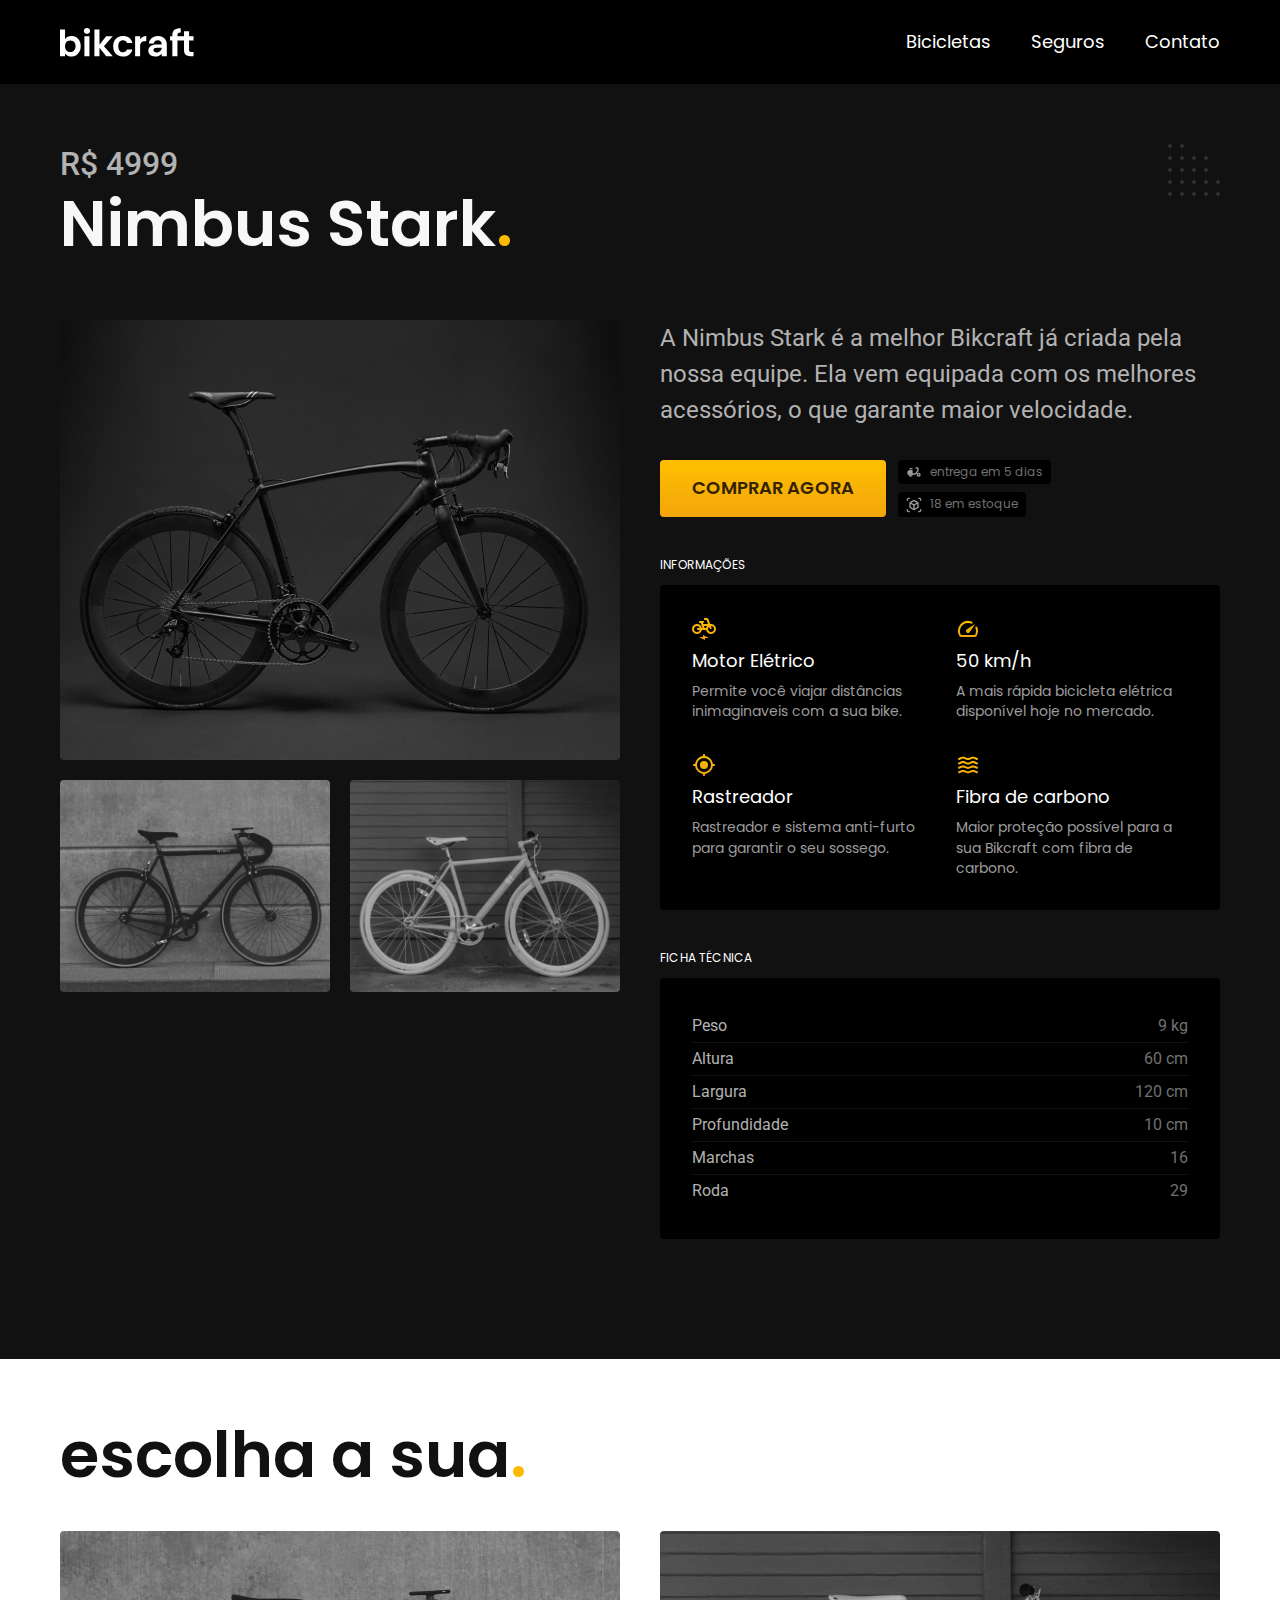
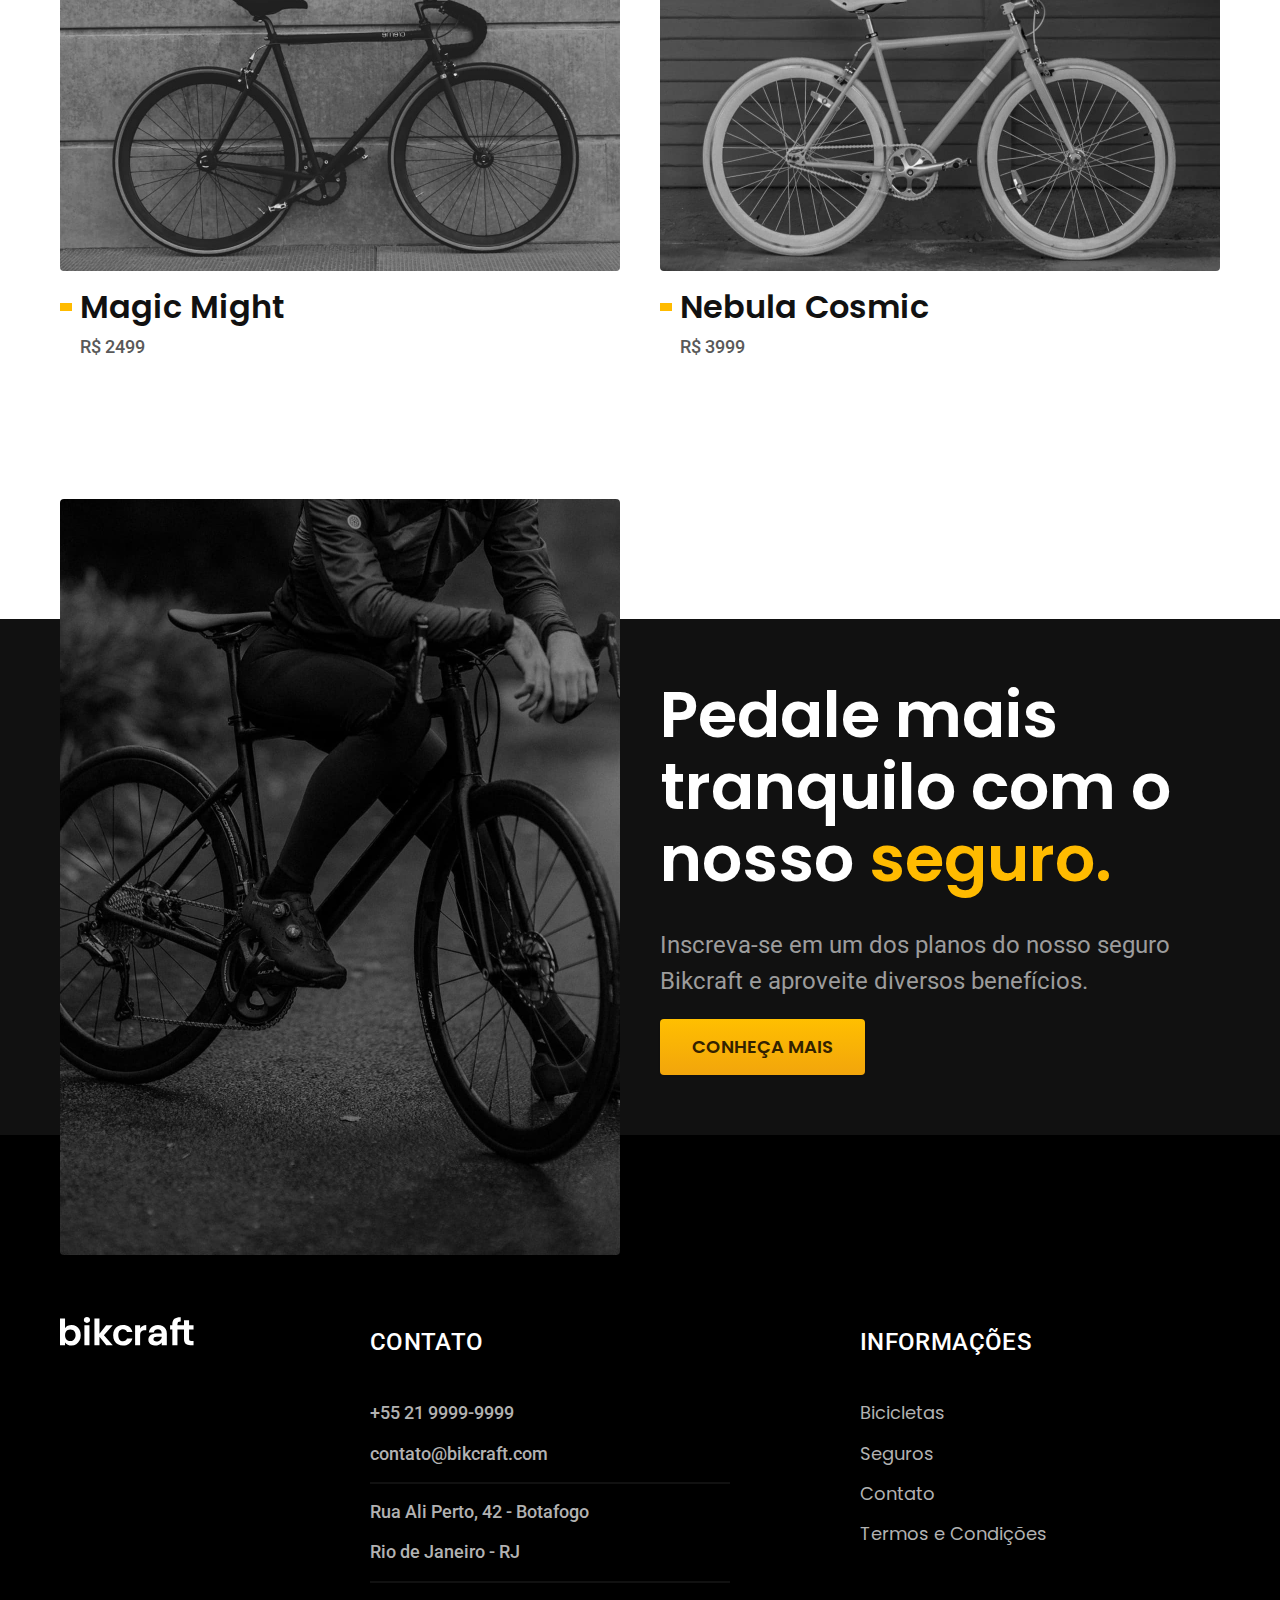
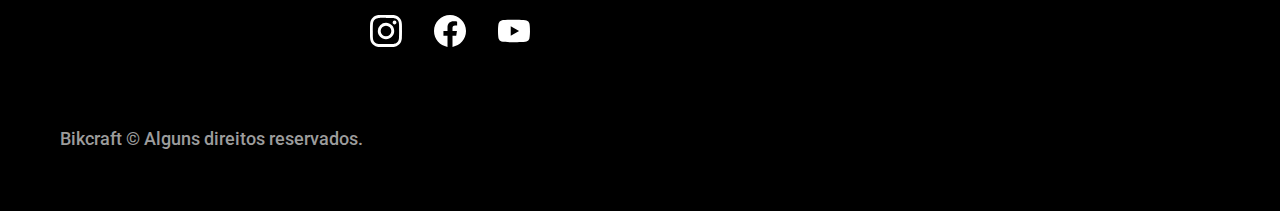
<file: bicicletas/nimbus.html>
<!DOCTYPE html>
<html lang="pt-br">

<head>
    <meta charset="UTF-8">
    <meta name="viewport" content="width=device-width, initial-scale=1.0">
    <title>Nimbus | Bikcraft</title>
    <link rel="icon" href="../favicon.svg" type="image/svg+xml">
    <link rel="stylesheet" href="../css/style.min.css">
    <meta name="description"
        content="Nimbus Stark é a melhor Bikcraft já criada pela nossa equipe. Ela vem equipada com os melhores acessórios, o que garante maior velocidade.">
    <script>document.documentElement.classList.add('js')</script>

    <link rel="preconnect" href="https://fonts.googleapis.com">
    <link rel="preconnect" href="https://fonts.gstatic.com" crossorigin>
    <link
        href="https://fonts.googleapis.com/css2?family=Merriweather:ital,wght@0,400;1,700&family=Poppins:wght@400;600&family=Roboto:ital,wght@0,100..900;1,100..900&display=swap"
        rel="stylesheet">
</head>

<body id="bicicleta">
    <header class="cabecalho">
        <div class="cabecalho-container container">
            <a href="../index.html"><img src="../images/bikcraft.svg" alt="Bikcraft"></a>
            <nav aria-label="primaria" class="cabecalho-navegacao">
                <ul class="cabecalho-navegacao-lista">
                    <li class="cabecalho-navegacao-lista-item"><a href="../bicicletas.html"
                            class="cabecalho-navegacao-lista-item-botao font-1-m  w">Bicicletas</a></li>
                    <li class="cabecalho-navegacao-lista-item"><a href="../seguros.html"
                            class="cabecalho-navegacao-lista-item-botao font-1-m w">Seguros</a></li>
                    <li class="cabecalho-navegacao-lista-item"><a href="../contato.html"
                            class="cabecalho-navegacao-lista-item-botao font-1-m w">Contato</a></li>
                </ul>
            </nav>
        </div>
    </header>
    <main class="titulo-bg">
        <div>
            <div class="titulo container">
                <p class="font-2-xl c005">R$ 4999</p>
                <h1 class="font-1-xxl c001">Nimbus Stark<span class="cp001">.</span></h1>
            </div>
        </div>
        <div class="bicicleta container">
            <div class="bicicleta-imagens">
                <img src="../images/bicicleta/nimbus1.jpg" alt="Bicicleta 1">
                <img src="../images/bicicleta/nimbus2.jpg" alt="Bicicleta 2">
                <img src="../images/bicicleta/nimbus3.jpg" alt="Bicicleta 3">
            </div>
            <div class="bicicleta-conteudo">
                <p class="font-2-l c005">A Nimbus Stark é a melhor Bikcraft já criada pela nossa equipe. Ela vem
                    equipada com os melhores acessórios, o que garante maior velocidade.</p>
                <div class="bicicleta-comprar">
                    <a class="botao" href="../orcamento.html?tipo=bikcraft&produto=nimbus">Comprar agora</a>
                    <span class="font-1-xs c007"><img src="../images/icones/entrega.svg" alt=""> entrega em 5
                        dias</span>
                    <span class="font-1-xs c007"><img src="../images/icones/estoque.svg" alt=""> 18 em estoque</span>
                </div>
                <h2 class="font-1-xs w">Informações</h2>
                <ul class="bicicleta-informacoes">
                    <li>
                        <img src="../images/icones/eletrica.svg" alt="">
                        <h3 class="font-1-m w">Motor Elétrico</h3>
                        <p class="font-2-xs c006">Permite você viajar distâncias inimaginaveis com a sua bike.</p>
                    </li>
                    <li>
                        <img src="../images/icones/velocidade.svg" alt="">
                        <h3 class="font-1-m w">50 km/h</h3>
                        <p class="font-2-xs c006">A mais rápida bicicleta elétrica disponível hoje no mercado.</p>
                    </li>
                    <li>
                        <img src="../images/icones/rastreador.svg" alt="">
                        <h3 class="font-1-m w">Rastreador</h3>
                        <p class="font-2-xs c006">Rastreador e sistema anti-furto para garantir o seu sossego.</p>
                    </li>
                    <li>
                        <img src="../images/icones/carbono.svg" alt="">
                        <h3 class="font-1-m w">Fibra de carbono</h3>
                        <p class="font-2-xs c006">Maior proteção possível para a sua Bikcraft com fibra de carbono.</p>
                    </li>
                </ul>
                <h2 class="font-1-xs w">Ficha Técnica</h2>
                <ul class="bicicleta-ficha font-2-s c005">
                    <li>Peso <span>9 kg</span></li>
                    <li>Altura <span>60 cm</span></li>
                    <li>Largura <span>120 cm</span></li>
                    <li>Profundidade <span>10 cm</span></li>
                    <li>Marchas <span>16</span></li>
                    <li>Roda <span>29</span></li>
                </ul>
            </div>
        </div>
    </main>
    <article class="bicicletas-lista container">
        <h2 class="bicicletas-lista-titulo font-1-xxl container">escolha a sua<span class="cp001">.</span></h2>
        <ul>
            <li>
                <a href="../bicicletas/magic.html">
                    <img src="../images/bicicletas/magic.jpg" alt="Bicicleta preta">
                    <h3 class="font-1-xl">Magic Might</h3>
                    <span class="font-2-m c008">R$ 2499</span>
                </a>
            </li>
            <li>
                <a href="../bicicletas/nebula.html">
                    <img src="../images/bicicletas/nebula.jpg" alt="Bicicleta preta">
                    <h3 class="font-1-xl">Nebula Cosmic</h3>
                    <span class="font-2-m c008">R$ 3999</span>
                </a>
            </li>
        </ul>
    </article>
    <article class="seguro-bg">
        <div class="seguro container">
            <div class="seguro-imagem">
                <img src="../images/fotos/seguros.jpg" alt="Pessoa parada em cima de uma bicicleta">
            </div>
            <div class="seguro-conteudo">
                <h2 class="font-1-xxl w">Pedale mais tranquilo com o nosso <span class="cp001">seguro.</span></h2>
                <p class="font-2-l c006">Inscreva-se em um dos planos do nosso seguro Bikcraft e aproveite diversos
                    benefícios.</p>
                <a class="botao" href="../seguros.html">Conheça mais</a>
            </div>
        </div>

    </article>
    <footer class="footer-bg">
        <div class="footer container">
            <img src="../images/bikcraft.svg" alt="Bikcraft">
            <div class="footer-contato">
                <h3 class="font-2-l-b w">Contato</h3>
                <ul class="font-2-m c005">
                    <li><a href="tel:+552199999999">+55 21 9999-9999</a></li>
                    <li><a href="mailto:contato@bikcraft.com">contato@bikcraft.com</a></li>
                    <li>Rua Ali Perto, 42 - Botafogo</li>
                    <li>Rio de Janeiro - RJ</li>
                </ul>
                <div class="footer-redes">
                    <a href="./">
                        <img src="../images/redes/instagram.svg" alt="Instagram">
                    </a>
                    <a href="./">
                        <img src="../images/redes/facebook.svg" alt="Facebook">
                    </a>
                    <a href="./">
                        <img src="../images/redes/youtube.svg" alt="Youtube">
                    </a>
                </div>
            </div>
            <div class="footer-informacoes">
                <h3 class="font-2-l-b w">Informações</h3>
                <nav>
                    <ul class="font-1-m c005">
                        <li><a href="./bicicletas.html">Bicicletas</a></li>
                        <li><a href="./seguros.html">Seguros</a></li>
                        <li><a href="./contato.html">Contato</a></li>
                        <li><a href="./termos.html">Termos e Condições</a></li>
                    </ul>
                </nav>
            </div>
            <p class="footer-copy font-2-m c006">Bikcraft © Alguns direitos reservados.</p>
        </div>
    </footer>
    <script src="../js/script.js"></script>
</body>

</html>
</file>
<file: css/style.min.css>
@charset "UTF-8";*{margin:0;padding:0;box-sizing:border-box}body{font-family:Arial,Helvetica,sans-serif;color:var(--c011)}a{color:inherit;text-decoration:none}img{max-width:100%;height:auto;display:block}img[src$=".jpg"]{border-radius:4px}ul{list-style:none}.cabecalho{background-color:var(--c012)}.cabecalho-container{padding-top:20px;padding-bottom:20px;display:flex;flex-flow:row nowrap;justify-content:space-between;align-items:center}.cabecalho-navegacao-lista{display:flex;gap:40px;list-style:none}.cabecalho-navegacao-lista-item-botao{position:relative;display:inline-block;padding:10px 0;text-decoration:none}.cabecalho-navegacao-lista-item-botao:after{content:"";position:absolute;left:0;top:80%;width:0;height:3px;background-color:var(--w);transition:width .3s ease-in-out}.cabecalho-navegacao-lista-item-botao.ativo:after,.cabecalho-navegacao-lista-item-botao:hover:after{width:100%}@media (max-width:800px){.cabecalho-navegacao-lista-item-botao{background-color:var(--c011);padding:12px 16px;border-radius:4px}.cabecalho-navegacao-lista-item-botao:hover{background-color:var(--c009);transition:.7s}.cabecalho-navegacao-lista-item-botao:after{display:none}}@media (max-width:600px){.cabecalho-navegacao-lista{gap:15px}.cabecalho-navegacao-lista-item-botao{padding:6px 15px}.cabecalho-navegacao-lista-item:hover:after{width:0}}@media (max-width:510px){.cabecalho-container{flex-flow:column nowrap;align-items:initial;gap:20px}.cabecalho-navegacao-lista-item:hover:after{width:0}}.footer-bg{background-color:var(--c012)}.footer{display:grid;grid-template-columns:3fr 5fr 4fr;gap:40px;padding-top:60px;padding-bottom:60px}.footer h3{margin-bottom:32px}.footer-contato ul{margin-bottom:32px}.footer-contato li:nth-child(2n):after{content:"";display:block;max-width:360px;height:2px;background:var(--c011);margin-top:16px}.footer li{margin-bottom:16px}.footer-redes{display:flex;gap:32px}.footer a:hover{color:var(--w)}.footer-copy{grid-column:1/-1;margin-top:40px}@media (max-width:800px){.footer>img{display:none}.footer{grid-template-columns:1fr 1fr}}@media (max-width:600px){.footer{grid-template-columns:1fr;gap:60px}.footer-copy{margin-top:0}}:root{--w:#ffffff;--c001:#f7f7f7;--c002:#ededed;--c003:#dedede;--c004:#cccccc;--c005:#b2b2b2;--c006:#9c9c9c;--c007:#717171;--c008:#595959;--c009:#404040;--c010:#2e2e2e;--c011:#111111;--c012:#000000;--cp001:#ffbb00;--cp002:#e4a30b;--cp003:#a66f00;--cp004:#664400;--cp005:#332200}.container{max-width:1200px;padding-left:20px;padding-right:20px;margin-left:auto;margin-right:auto}.titulo-bg{padding-top:60px;padding-bottom:60px;background-color:var(--c011)}.titulo{background:url('../images/dec/top-right.svg') no-repeat top right 20px}.titulo p{margin-bottom:4px}.botao{display:inline-block;padding:16px 32px;background-image:linear-gradient(#ffbf00,#f2a50c);border-radius:4px;box-shadow:0 1px 2px 0 rgba(0,0,0,.1);text-transform:uppercase;color:var(--cp005);font:600 1.125rem/1.35 Poppins,sans-serif;max-width:max-content;border:none;cursor:pointer}.botao:hover{background-image:linear-gradient(#ffb60d,#e59317)}.botao.secundario{background:var(--c010);color:var(--c002)}.botao.secundario:hover{background:var(--c009)}.botao.seta{display:flex;align-items:center}.botao.seta::after{content:"";display:inline-block;width:18px;height:10px;margin-left:12px;background:url(../images/icones/seta.svg);transition:.3s}.botao.seta:hover::after{transform:translateX(4px)}.link{display:inline-block;color:var(--cp001);font:500 1.5rem/1.5 Poppins,sans-serif;text-transform:uppercase;transition:.3s}.link::after{content:"";display:block;width:100%;height:4px;background-color:currentColor}.link:hover{color:var(--w)}.font-1-xxl{font:600 4rem/1.125 Poppins,sans-serif}.font-1-xl{font:600 2rem/1.25 Poppins,sans-serif}.font-1-l{font:400 1.5rem/1.5 Poppins,sans-serif}.font-1-m{font:400 1.125rem/1.35 Poppins,sans-serif}.font-1-m-b{font:600 1.125rem/1.35 Poppins,sans-serif}.font-1-s{font:400 1rem/1.5 Poppins,sans-serif}.font-1-xs{font:400 0.75rem/1.35 Poppins,sans-serif}.font-2-xl{font:500 2rem/1.25 Roboto,sans-serif}.font-2-l{font:400 1.5rem/1.5 Roboto,sans-serif}.font-2-l-b{font:500 1.5rem/2.25 Roboto,sans-serif;letter-spacing:.015em;text-transform:uppercase}.font-2-m{font:500 1.125rem/1.35 Roboto,sans-serif}.font-2-s{font:400 1rem/1.5 Roboto,sans-serif}.font-2-xs{font:400 0.875rem/1.43 Poppins,sans-serif}.w{color:var(--w)}.c001{color:var(--c001)}.c002{color:var(--c002)}.c003{color:var(--c003)}.c004{color:var(--c004)}.c005{color:var(--c005)}.c006{color:var(--c006)}.c007{color:var(--c007)}.c008{color:var(--c008)}.c009{color:var(--c009)}.c010{color:var(--c010)}.c011{color:var(--c011)}.c012{color:var(--c012)}.cp001{color:var(--cp001)}.cp002{color:var(--cp002)}.cp003{color:var(--cp003)}.cp004{color:var(--cp004)}.cp005{color:var(--cp005)}@media (max-width:1200px){.font-1-xxl{font-size:3rem}.font-2-l,.font-2-l-b{font-size:1.125rem}}@media (max-width:800px){.font-1-xxl{font-size:2rem}.font-1-xl,.font-2-xl{font-size:1.5rem}.titulo-bg{padding-top:40px;padding-bottom:40px}.titulo p{font-size:1rem;text-transform:lowercase;font-weight:400}}.form{display:grid;grid-template-columns:1fr 1fr;gap:20px}.form label{display:block;font:400 1rem/1.5 Poppins,sans-serif;margin-bottom:4px}.form .col-2{grid-column:span 2}.form input[type=email],.form input[type=text],.form textarea{font:400 1rem/1.5 Roboto,sans-serif;background-color:var(--c001);border:1px solid var(--c002);padding:12px;border-radius:4px;width:100%}.form input[type=email]:focus,.form input[type=text]:focus,.form textarea:focus{outline:0;border-color:var(--cp001);background-color:var(--w);box-shadow:0 0 0 2px #fea}.form textarea{resize:none}@media (max-width:600px){.form{grid-template-columns:1fr}.form .col-2{grid-column:1}}.js .fadeInDown{transform:translate3d(0,-20px,0)}.js .fadeInUp{transform:translate3d(0,20px,0)}.js .fadeInRight{transform:translate3d(20px,0,0)}.js .fadeInLeft{transform:translate3d(-20px,0,0)}.js [data-anime]{opacity:0}.js .anime{opacity:1;transform:none;transition:transform .8s,opacity .8s}.introducao-container{background:var(--c012) url('../images/dec/bottom-left.svg') no-repeat bottom 160px left 20px;box-shadow:inset 0 -120px #fff}.introducao{display:grid;grid-template-columns:1fr 1fr;gap:0 40px}.introducao-conteudo{align-self:end;padding-bottom:200px}.introducao h1{margin-bottom:32px}.introducao-paragrafo{margin-bottom:40px}.introducao-imagem img{width:100%;height:100%;object-fit:cover;border-radius:4px}@media (max-width:1200px){.introducao h1{font-size:48px}.introducao p{font-size:18px}}@media (max-width:800px){.introducao-container{background-color:var(--c011);padding-top:40px;box-shadow:inset 0 -60px #fff}.introducao{grid-template-columns:1fr;gap:32px}.introducao-conteudo{padding-bottom:0}.introducao h1{font-size:32px;margin-bottom:16px}.introducao img{height:300px;width:100%}}@media (max-width:600px){.botao{padding:12px 16px;font-size:16px}}.bicicletas-lista{padding:60px 0 120px 0}.bicicletas-lista h2{margin-bottom:40px}.bicicletas-lista ul{display:flex;gap:40px;padding:0 20px 20px 20px;max-width:1400px;margin:0 auto;overflow-x:auto}.bicicletas-lista li{min-width:280px}.bicicletas-lista li span{padding-left:20px}.bicicletas-lista a{display:block}.bicicletas-lista img{margin-bottom:16px}.bicicletas-lista h3{margin-bottom:8px;display:flex;align-items:center}.bicicletas-lista h3::before{content:"";background-color:var(--cp001);height:8px;width:12px;display:inline-block;margin-right:8px;transition:.2s ease-in}.bicicletas-lista a:hover h3::before{width:24px}@media (max-width:800px){.bicicletas-lista{padding-bottom:60px}.bicicletas-lista ul{gap:20px}}.tecnologias-container{background-color:var(--c011);box-shadow:inset 0 80px var(--w),inset 0 -80px var(--w)}.tecnologias{display:grid;grid-template-columns:1fr 1fr;gap:40px}.tecnologias-conteudo{padding-top:160px;padding-bottom:160px}.tecnologias-conteudo>span{display:block;margin-bottom:20px}.tecnologias-conteudo>h2{margin-bottom:32px}.tecnologias-conteudo>p{margin-bottom:20px}.tecnologias-conteudo a{margin-bottom:80px}.tecnologias-vantagens{display:flex;gap:40px}.tecnologias-vantagens h3{margin-bottom:8px;width:max-content}.tecnologias-vantagens img{width:24px;margin-bottom:8px}.tecnologias-imagem img{width:100%;height:100%;object-fit:cover;object-position:left}@media (max-width:800px){.tecnologias-container{box-shadow:initial}.tecnologias{grid-template-columns:1fr}.tecnologias a{margin-bottom:60px}.tecnologias-conteudo{padding-top:60px;padding-bottom:60px}.tecnologias-imagem{display:none}}@media (max-width:600px){.tecnologias-vantagens{flex-direction:column}}.parceiros{padding-top:60px;padding-bottom:120px}.parceiros h2{margin-bottom:60px}.parceiros ul{padding:0 20px;max-width:1400px;display:grid;grid-template-columns:repeat(4,1fr);margin:0 auto}.parceiros li{display:flex;padding:32px;border-left:2px solid var(--c003)}.parceiros li:first-child,.parceiros li:nth-child(5){border-left:none}.parceiros li:nth-child(n+5){border-top:2px solid var(--c003)}.parceiros img{margin:auto}@media (max-width:800px){.parceiros{padding-bottom:60px}.parceiros h2{margin-bottom:20px}.parceiros ul{grid-template-columns:repeat(2,1fr)}.parceiros li{display:flex;padding:20px}.parceiros li:nth-child(odd){border-left:none}.parceiros li:nth-child(n+3){border-top:2px solid var(--c003)}}.depoimento{display:grid;grid-template-columns:1fr 1fr;background-color:var(--cp001);overflow:hidden}.depoimento img{border-radius:0;width:100%;height:100%;object-fit:cover}.depoimento-conteudo{padding:40px 40px 80px 80px;align-self:end;background:url('../images/dec/bottom-right-p.svg') no-repeat bottom 20px right 20px}.depoimento-conteudo p{font-family:Merriweather,serif;font-style:italic;font-weight:900;margin-bottom:32px;max-width:32ch;position:relative}.depoimento-conteudo p::after,.depoimento-conteudo p::before{font-size:5rem;color:var(--cp002);position:absolute}.depoimento-conteudo p::before{content:'“';left:-50px;top:-20px}.depoimento-conteudo p::after{content:'”'}@media (min-width:1200px){.depoimento img{max-height:520px}}@media (max-width:800px){.depoimento{grid-template-columns:1fr;text-align:center}.depoimento img{max-height:200px}.depoimento-conteudo{padding:40px 20px;justify-self:center}}.seguros-container{background-color:var(--c011)}.seguros{padding-top:60px;padding-bottom:60px;display:grid;grid-template-columns:1fr 1fr;gap:40px;align-items:center}#seguros .seguros{padding-top:0}.seguros h2{grid-column:1/-1}.seguros-item{background-color:var(--c012);padding:32px 32px 32px 60px;display:grid;grid-template-columns:1fr auto;border-radius:4px}.seguros-item h3{margin-bottom:40px}.seguros-item span{grid-column:2;display:block;text-align:right}.seguros-item>ul{grid-column:1/-1;margin-bottom:32px;position:relative}.seguros-item li{display:flex;align-items:center}.seguros-item li::before{content:"";display:inline-block;width:13px;height:9px;background-image:url(../images/icones/lista.svg);position:absolute;left:-21px}.seguros-item li+li{margin-top:20px}.seguros-item a{grid-column:1/-1}@media (max-width:800px){.seguros{grid-template-columns:1fr}}.vantagens-bg{background-color:var(--c012)}.vantagens{padding-top:120px;padding-bottom:120px}.vantagens h2{margin-bottom:60px}.vantagens ul{display:grid;grid-template-columns:repeat(auto-fit,minmax(280px,max-content));gap:40px 80px}.vantagens h3,.vantagens img{margin-bottom:8px}@media (max-width:800px){.vantagens{padding:60px;padding-bottom:60px}.vantagens h2{margin-bottom:40px}.vantagens ul{gap:20px}}.perguntas{padding-top:120px;padding-bottom:120px}.perguntas h2{margin-bottom:60px}.perguntas dl>div{padding:20px;border-radius:4px}.perguntas dl>div:nth-child(odd){background-color:var(--c001)}.perguntas button{display:grid;grid-template-columns:auto 1fr auto;align-items:center;gap:8px;cursor:pointer;border:none;background:0 0;width:100%;text-align:left}.perguntas button::before{content:"";display:inline-block;width:12px;height:8px;background-color:var(--cp001)}.perguntas button::after{content:"";display:inline-block;width:14px;height:6px;background-image:url('../images/icones/seta-abrir.svg');transition:.3s}.perguntas button:hover::after,.perguntas button[aria-expanded=true]::after{transform:rotate(180deg)}.js .perguntas dd{display:none}.js .perguntas dd.ativo{display:block}.perguntas dd{padding-left:20px;padding-top:16px;max-width:80ch}@media (max-width:800px){.perguntas{padding-top:60px;padding-bottom:60px}.perguntas h2{margin-bottom:40px}}.termos{padding-top:80px;padding-bottom:80px}.termos h2{font-weight:600;margin-bottom:20px}.termos p+h2{margin-top:40px}.termos p{max-width:75ch;margin-bottom:24px}.bicicletas-bg{background-image:linear-gradient(to right,var(--w) 30%,var(--c011) 30%)}.bicicletas{display:grid;grid-template-columns:1fr 1fr;gap:40px;padding-top:60px;padding-bottom:60px;background:url('../images/dec/top-right.svg') no-repeat top 40px right 20px}.bicicletas-imagem{display:grid}.bicicletas-imagem img{grid-area:1/1}.bicicletas-imagem span{grid-area:1/1;place-self:start end;margin-top:20px;background-color:var(--c012);padding:8px 16px 8px 8px;display:inline-block;border-radius:4px 0 0 4px}.bicicletas-conteudo{display:grid;grid-template-columns:1fr auto;align-content:start;align-content:start}.bicicletas h2,.bicicletas p{grid-column:1/-1}.bicicletas h2{margin-bottom:20px}.bicicletas h2::before{content:"";display:block;width:12px;height:8px;background-color:var(--cp001);margin-bottom:8px}.bicicletas p{margin-bottom:32px}.bicicletas a{place-self:end}.bicicletas li{display:flex;align-items:center;gap:8px}.bicicletas ul{display:grid;gap:16px}.bicicletas-conteudo img{width:24px}@media (max-width:800px){.bicicletas-bg{background:var(--c011)}.bicicletas{grid-template-columns:1fr;gap:20px;padding-top:40px;padding-bottom:40px}}@media (max-width:600px){.bicicletas-conteudo{grid-template-columns:1fr}.bicicletas ul{font-size:1rem;grid-template-columns:1fr 1fr;margin-bottom:32px}.bicicletas a{place-self:start}}.bicicleta{display:grid;grid-template-columns:1fr 1fr;align-items:start;gap:40px;padding-top:60px;padding-bottom:60px}#bicicleta .titulo p{text-transform:uppercase}.bicicleta-imagens{display:flex;flex-wrap:wrap;gap:20px}.bicicleta-imagens img{flex:1;min-width:200px}.bicicleta-imagens img:first-child{min-width:100%}.bicicleta-conteudo>p{margin-bottom:32px}.bicicleta-conteudo h2{text-transform:uppercase;letter-spacing:.015em;margin-bottom:12px}.bicicleta-comprar{display:grid;grid-template-columns:max-content auto;align-items:center;justify-items:start;gap:8px 12px;margin-bottom:40px}.bicicleta-comprar a{grid-row:span 2}.bicicleta-comprar span{display:flex;align-items:center;background-color:var(--c012);padding:4px 8px;border-radius:4px;gap:8px}.bicicleta-ficha,.bicicleta-informacoes{padding:32px;background-color:var(--c012);border-radius:4px}.bicicleta-informacoes{margin-bottom:40px;display:grid;grid-template-columns:1fr 1fr;gap:32px}.bicicleta-informacoes img{width:24px;margin-bottom:8px}.bicicleta-informacoes h3{margin-bottom:8px}.bicicleta-ficha li{padding:4px 0;display:flex;justify-content:space-between;border-bottom:1px solid var(--c011)}.bicicleta-ficha li:last-child{border-bottom:none}.bicicleta-ficha span{color:var(--c007)}@media (max-width:800px){.bicicleta{grid-template-columns:1fr;padding-top:40px;padding-bottom:40px;gap:20px}.bicicleta-imagens{grid-row:2}}@media (max-width:400px){.bicicleta-comprar{grid-template-columns:1fr}.bicicleta-informacoes{grid-template-columns:1fr}}.seguro-bg{background-color:var(--c011);box-shadow:inset 0 120px var(--w),inset 0 -120px var(--c012)}.seguro{display:grid;grid-template-columns:1fr 1fr;gap:40px}.seguro h2{margin-bottom:32px}.seguro p{margin-bottom:20px}.seguro-imagem img{width:100%;height:100%;object-fit:cover}.seguro-conteudo{padding-top:180px;padding-bottom:180px}@media (max-width:800px){.seguro-bg{box-shadow:inset 0 -60px var(--c012)}.seguro{grid-template-columns:1fr}.seguro-imagem{height:200px}.seguro-conteudo{grid-row:1;padding-top:40px;padding-bottom:0}}#contato{background:linear-gradient(var(--c011) 600px,var(--c001) 0)}.contato{display:grid;grid-template-columns:5fr 7fr}.contato-dados,.contato-formulario{padding:60px;box-shadow:0 1px 2px rgba(0,0,0,.1)}.contato-dados{border-radius:5px 0 0 5px;background:var(--c012) url(../images/dec/bottom-left.svg) no-repeat bottom 20px left 20px}.contato-formulario{border-radius:0 5px 5px 0;background:var(--w) url(../images/dec/bottom-right.svg) no-repeat bottom 20px right 20px}.contato-dados h2{margin-bottom:60px}.contato-endereco{margin-bottom:32px;background:url(../images/icones/local.svg) no-repeat 0 2px;padding-left:28px}.contato-endereco p{margin-bottom:8px}.contato-meios a{display:block;max-width:max-content;margin-bottom:8px;padding-left:28px}.contato-meios a:first-child{background:url(../images/icones/email.svg) no-repeat 0 2px}.contato-meios a:nth-child(2){margin-bottom:32px}.contato-meios a:nth-child(3){background:url(../images/icones/telefone.svg) no-repeat 0 2px;margin-bottom:60px}.contato-meios a:hover{color:var(--w)}.contato-redes{display:flex;gap:32px;padding-left:28px}@media (max-width:800px){.contato{grid-template-columns:1fr}.contato-dados,.contato-formulario{padding:20px}.contato-dados{border-radius:5px 5px 0 0;background:var(--c012)}.contato-formulario{border-radius:0 0 5px 5px}.contato-dados h2,.contato-meios a:nth-child(3){margin-bottom:32px}.contato-redes{margin-bottom:12px}}.lojas{display:grid;grid-template-columns:1fr 1fr;gap:0 40px;padding-top:120px;padding-bottom:120px}.lojas h2{grid-column:1/-1;margin-bottom:60px}.lojas img{border-radius:4px 4px 0 0}.lojas-item{border-radius:4px;background-color:var(--w);box-shadow:0 1px 2px rgba(0,0,0,.1)}.lojas-conteudo{display:grid;grid-template-columns:1fr 1fr;gap:32px 16px;padding:32px}.lojas-conteudo .lojas-tempo,.lojas-conteudo h3{grid-column:1/-1}.lojas-dados{display:grid;gap:8px;border-left:2px solid var(--c002);padding-left:12px}.lojas-tempo{display:flex;align-items:center;gap:8px}@media (max-width:800px){.lojas{gap:20px;padding-top:60px;padding-bottom:60px}.lojas h2{margin-bottom:32px}.lojas-conteudo{grid-template-columns:1fr}}@media (max-width:600px){.lojas{grid-template-columns:1fr}}#orcamento{background:linear-gradient(var(--c011) 600px,var(--c001) 0)}.orcamento{display:grid;grid-template-columns:5fr 7fr;padding-bottom:120px}.orcamento h2{text-transform:uppercase;position:relative;display:flex;align-items:center}.orcamento h2::before{content:"";display:inline-block;width:4px;height:8px;background-color:var(--cp001);position:absolute;left:-12px}.orcamento-dados,.orcamento-produto{padding:60px;box-shadow:0 1px 2px rgba(0,0,0,.1)}.orcamento-produto{border-radius:5px 0 0 5px;background:var(--c012) url(../images/dec/bottom-left.svg) no-repeat bottom 20px left 20px;display:grid;grid-template-columns:1fr 1fr;gap:20px;align-content:start}.orcamento-produto>*{grid-column:1/-1}.orcamento-produto>label{grid-column:initial}.orcamento-produto label{font:400 1rem/1.5 Popins,sans-serif;color:var(--c004);background-color:var(--c010);display:grid;grid-template-columns:auto 1fr auto;align-items:center;padding:12px 16px;border-radius:4px;cursor:pointer;border:1px solid var(--c010)}.orcamento-produto label:hover{background-color:var(--c009);border-color:var(--c009)}.orcamento-produto input:focus+label{box-shadow:0 0 0 2px var(--cp001);border-color:var(--c012)}.orcamento-produto label::before{content:"";display:inline-block;box-sizing:border-box;width:12px;height:12px;border:1px solid var(--c006);border-radius:50%;margin-right:8px}.orcamento-produto label span{display:none}.orcamento-produto input:checked+label span{display:inline-block}.orcamento-produto input:checked+label::before{border-color:var(--c007);box-shadow:inset 0 0 0 3px var(--w),inset 0 0 0 6px var(--c007)}.orcamento-produto input{opacity:0;position:absolute;pointer-events:none}.orcamento-produto input:checked+label{background-color:var(--w);color:var(--c012)}.orcamento-conteudo{display:none}.orcamento-conteudo h2,.orcamento-dados h2:nth-of-type(n+2){margin-top:20px}.orcamento-dados{border-radius:0 5px 5px 0;background:var(--w) url(../images/dec/bottom-right.svg) no-repeat bottom 20px right 20px}#bikcraft:checked~#orcamento-bikcraft,#seguro:checked~#orcamento-seguro{display:grid;gap:20px}.orcamento-detalhes{display:none;background-color:var(--w);padding:20px;grid-template-columns:1fr 1fr;border-radius:4px;align-items:center}.orcamento-detalhes li{display:flex;align-items:center;margin-bottom:8px}.orcamento-detalhes li img{width:16px;margin-right:8px}.orcamento-produto input:checked+label+.orcamento-detalhes{display:grid}@media (max-width:1200px){.orcamento-detalhes,.orcamento-produto{padding:32px}}@media (max-width:800px){.orcamento{grid-template-columns:1fr}.orcamento-produto{border-radius:5px 5px 0 0;background:var(--c012)}.orcamento-dados{border-radius:0 0 5px 5px}}@media (max-width:400px){.orcamento-produto{grid-template-columns:1fr}}
</file>
